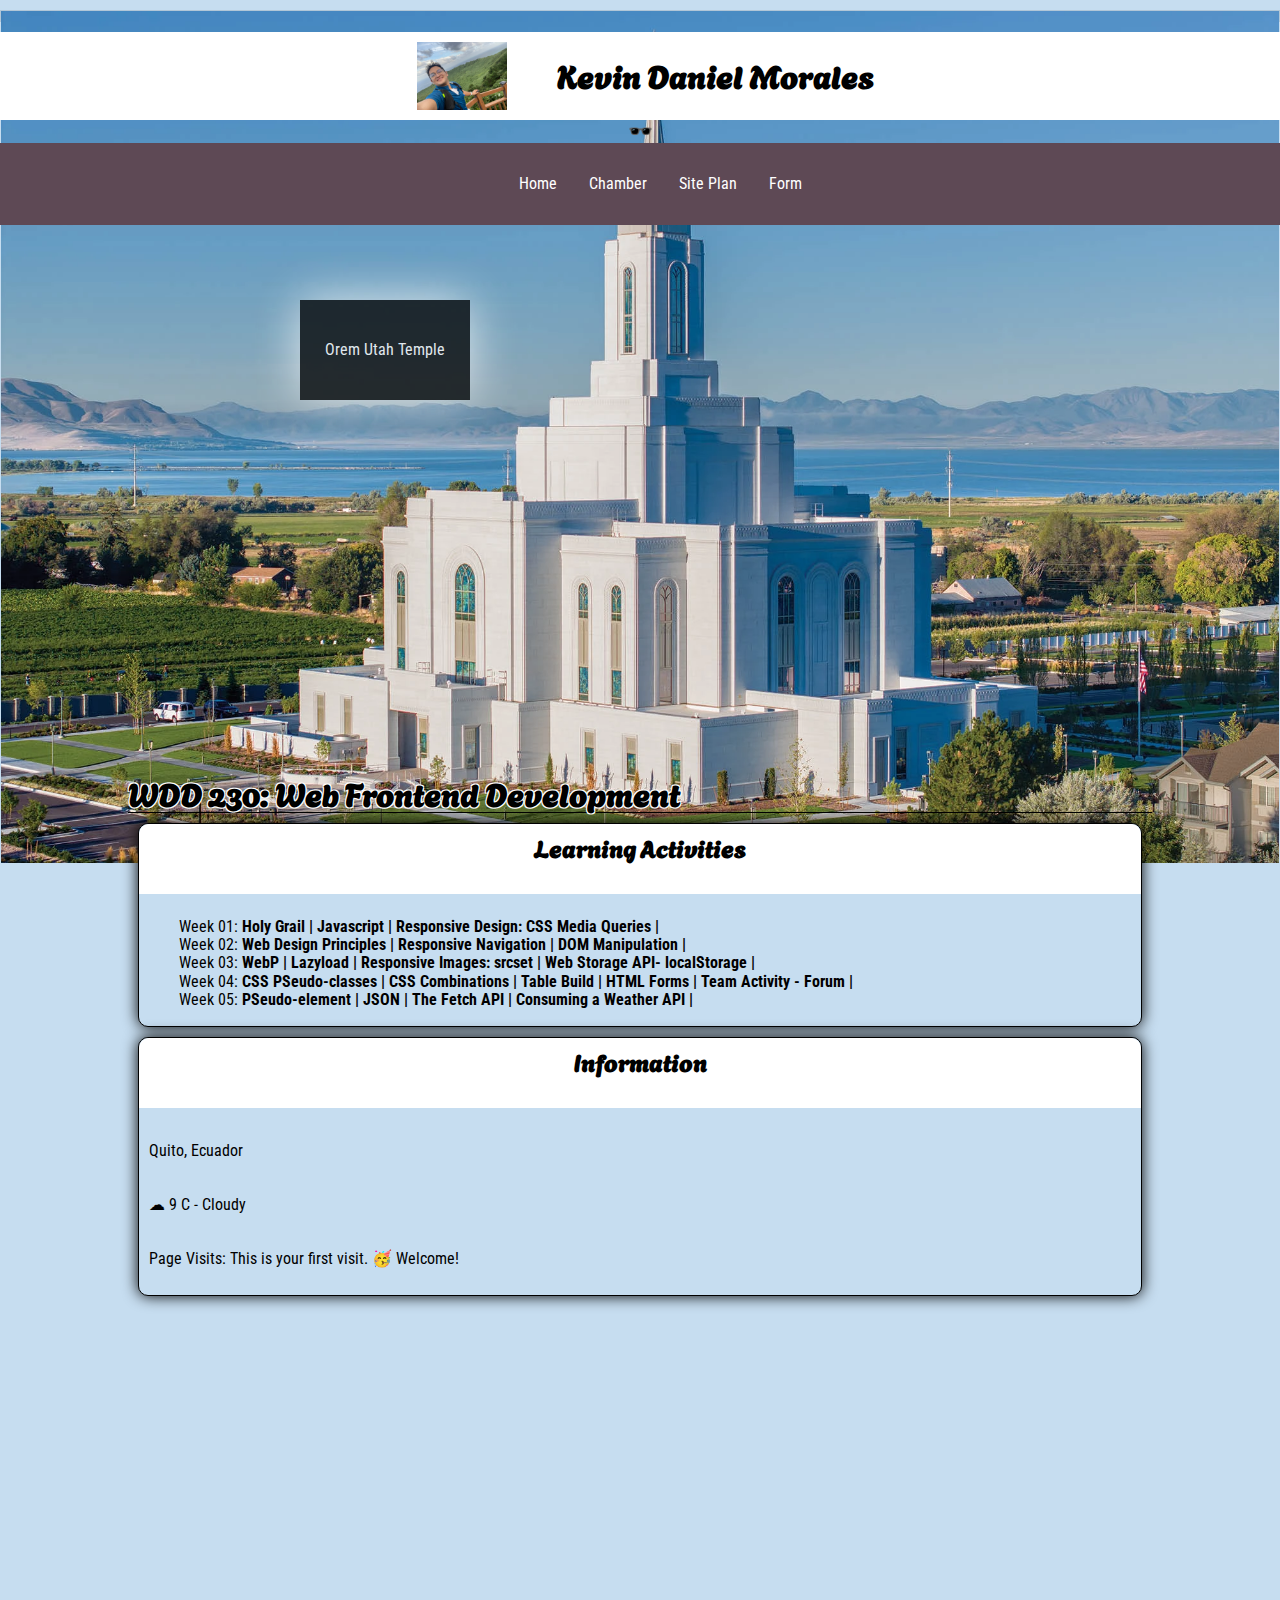
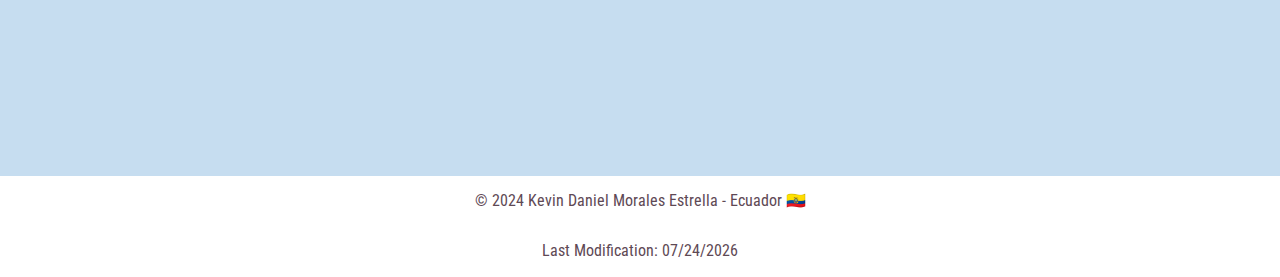
<file: index.html>
<!DOCTYPE html>
<html lang="en">
<head>
    <meta charset="UTF-8">
    <meta name="viewport" content="width=device-width, initial-scale=1.0">
    <meta name="description" content="WDD 230 - Web Frontend Development Kevin Daniel Morales Estrella - Course Asignment Portal" >
    <meta name="author" content="Kevin Daniel Morales Estrella" >
    <title>Kevin Morales- WDD 230 - Web Frontend Development</title>
    <link rel="icon" href="images/favicon.ico">
    <link rel="stylesheet" href="styles/base.css">
    <link rel="stylesheet" href="styles/larger.css">
    <link rel="preconnect" href="https://fonts.googleapis.com">
    <link rel="preconnect" href="https://fonts.gstatic.com" crossorigin>
    <link href="https://fonts.googleapis.com/css2?family=Agbalumo&family=Pacifico&family=Roboto+Condensed:wght@300;700&family=Roboto:ital,wght@0,100;0,400;0,500;0,700;1,300&family=Zeyada&display=swap" rel="stylesheet">
    <meta property="og:title" content="Kevin Morales" >
    <meta property="og:url" content="https://www.facebook.com/profile.php?id=1096023994" >
    <meta property="og:description" content="Kevin Morales Facebook profile" >
    <meta property="og:image" content="https://www.facebook.com/photo/?fbid=10224145263554759&set=a.1407901632994" >
    <link rel="stylesheet" href="styles/normalize.css">
</head>
<body>
    <div class="herolabel">
        <p>Orem Utah Temple</p>
    </div>
    <div class="hero">
        <picture>
            <source media="(max-width:400px )" srcset="images/orem-utah-temple-s.webp" >
            <source media="(max-width:500px )" srcset="images/orem-utah-temple-m.webp">
            <source media="(max-width:1000px )" srcset="images/orem-utah-temple-l.webp">
            <img src="./images/orem-utah-temple-xl.webp" alt="Orem Utah Temple" loading="lazy">
        </picture>
    </div>
    <header>
        <img id="logo" src="images/kevinMorales.jpeg" alt="Kevin Morales Photo" loading="eager">
        <h1>Kevin Daniel Morales</h1>
    </header>
    <div id="darkMode">🕶️</div>
 
    
    <nav class="navigation">
        <ul>
            <li> <a href="./index.html">Home</a></li>
            <li><a href="./chamber/index.html">Chamber</a></li>
            <li> <a href="./week01/chamber-site-plan.html">Site Plan</a></li>
            <li><a href="./form.html">Form</a></li>
        </ul>  
    </nav>
    <main>
        <button type="button" id="menu">Menu</button>
        <h2 id="main-title">WDD 230: Web Frontend Development</h2>
        
        <section class="card" id="card1">
            <h3 class="mainTitle1">Learning Activities</h3>
            <ul id="links-ul">
            </ul>
        </section>
        <section class="card" id="card2">
            <h3 class="mainTitle2">Information</h3>
            <p>Quito, Ecuador</p>
            <p> &#9729; <span id="currentTemperature">9</span> C - <span id="descriptionWeather"> Cloudy</span>  </p>
            <p > Page Visits: <span id="visits">16</span> </p>
        </section>
    </main>
    <div class="map">
        <iframe src="https://www.google.com/maps/embed?pb=!1m18!1m12!1m3!1d3989.7835105536083!2d-78.52509512477941!3d-0.2393382353784769!2m3!1f0!2f0!3f0!3m2!1i1024!2i768!4f13.1!3m3!1m2!1s0x91d59978af723ac5%3A0xfa9ed90a7bd97658!2sEdificio%20Andelose!5e0!3m2!1ses-419!2sec!4v1715961174282!5m2!1ses-419!2sec" width="600" height="450" style="border:0;" allowfullscreen="" loading="lazy" referrerpolicy="no-referrer-when-downgrade"></iframe>
    </div>
    <footer>
        <p>&copy; <span id="year"></span> Kevin Daniel Morales Estrella - Ecuador &#127466;&#127464; </p>
        
        <p id="lastModified"></p>
    </footer>
    <script src="scripts/getDates.js"></script>
    <script src="scripts/openMenu.js"></script>
    <script src="scripts/nightMode.js"></script>
    <script src="scripts/visitsDisplay.js"></script>
    <script src="scripts/getTemperature.js"></script>
    <script src="scripts/buildSubmenu.js"></script>
</body>
</html>
</file>
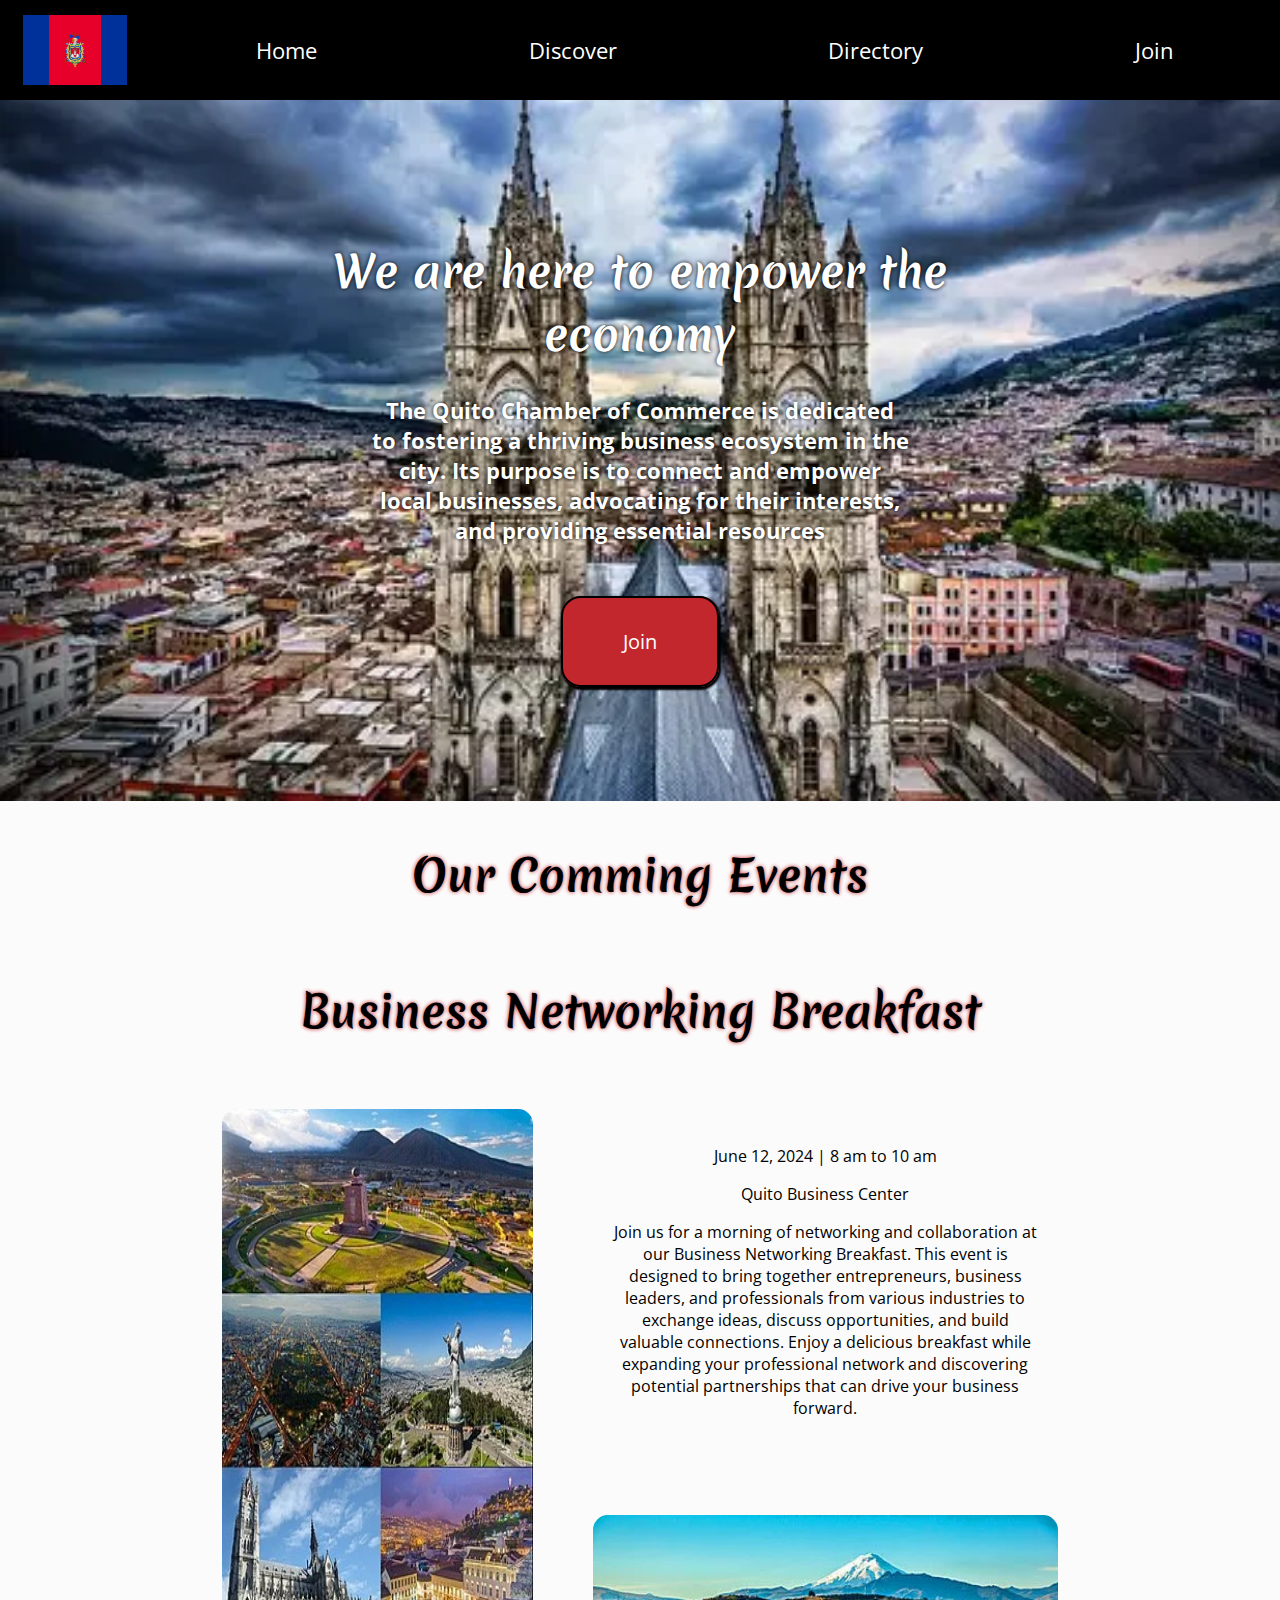
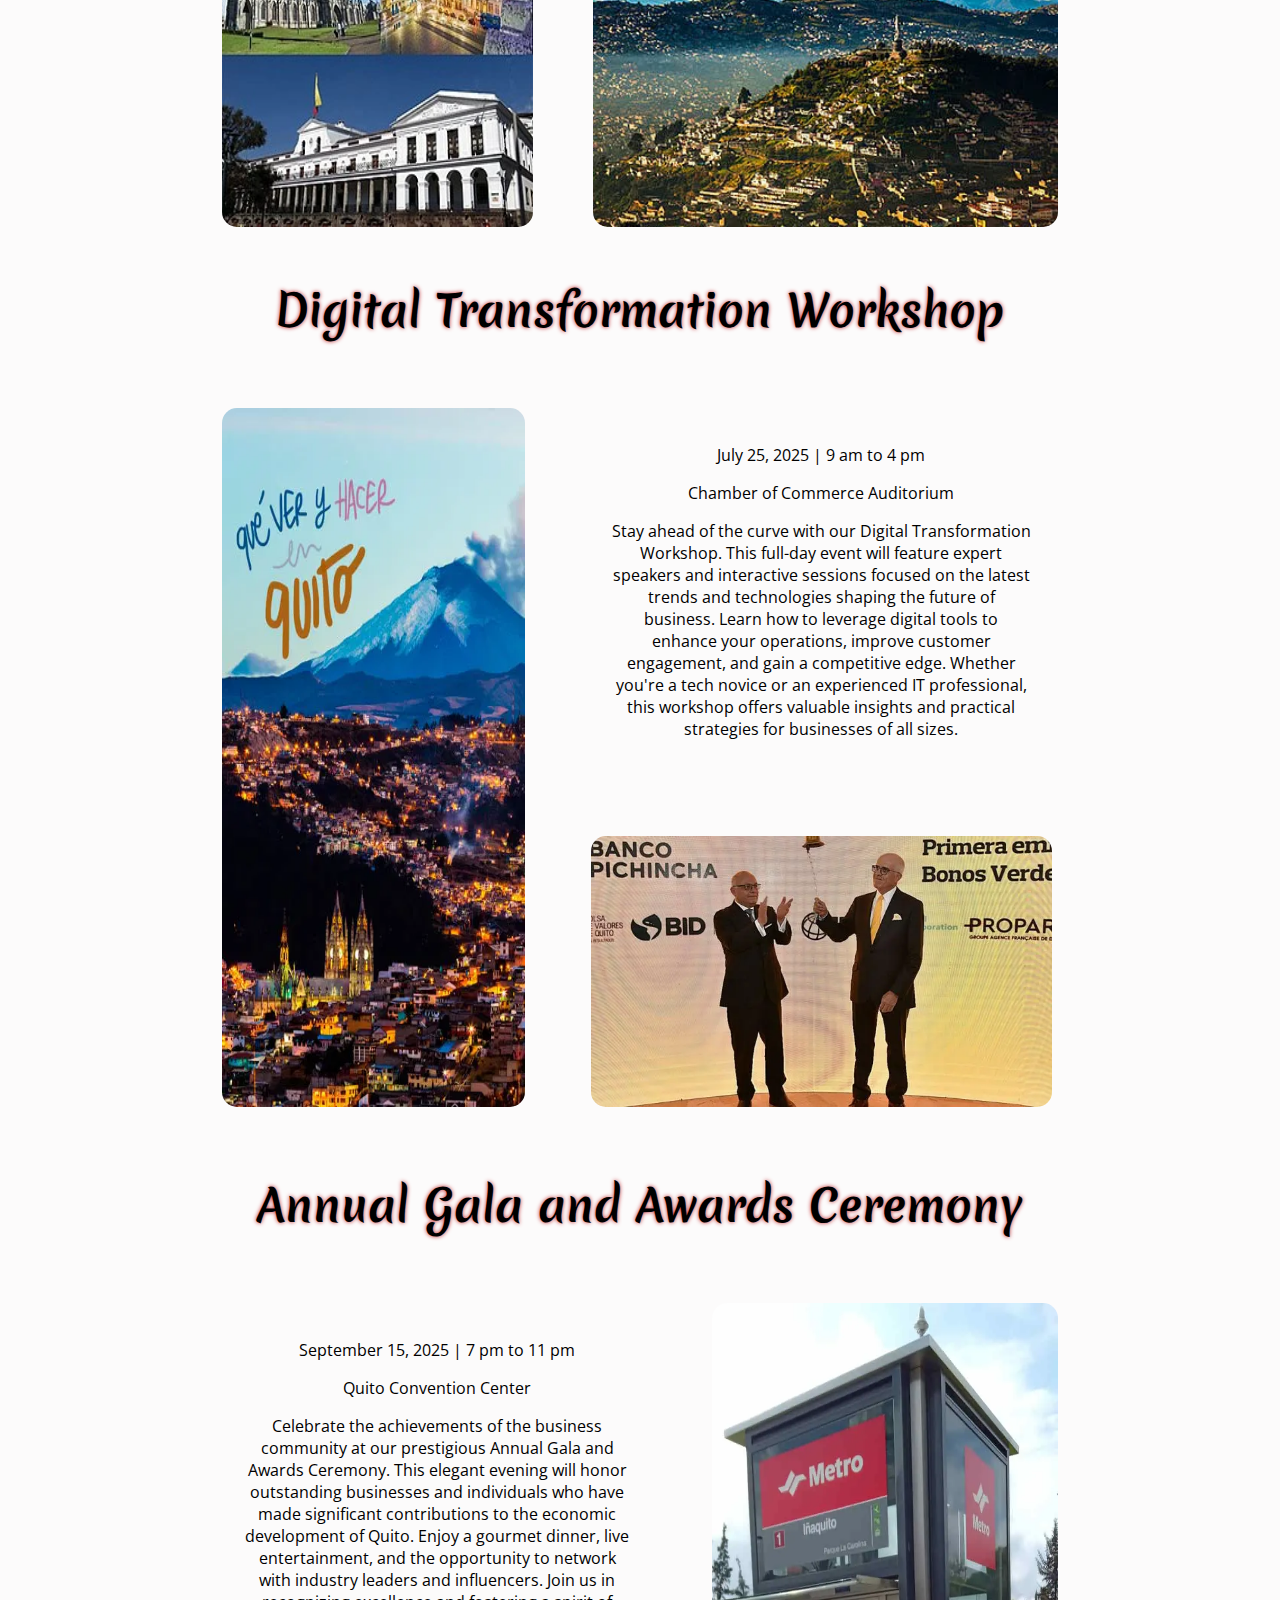
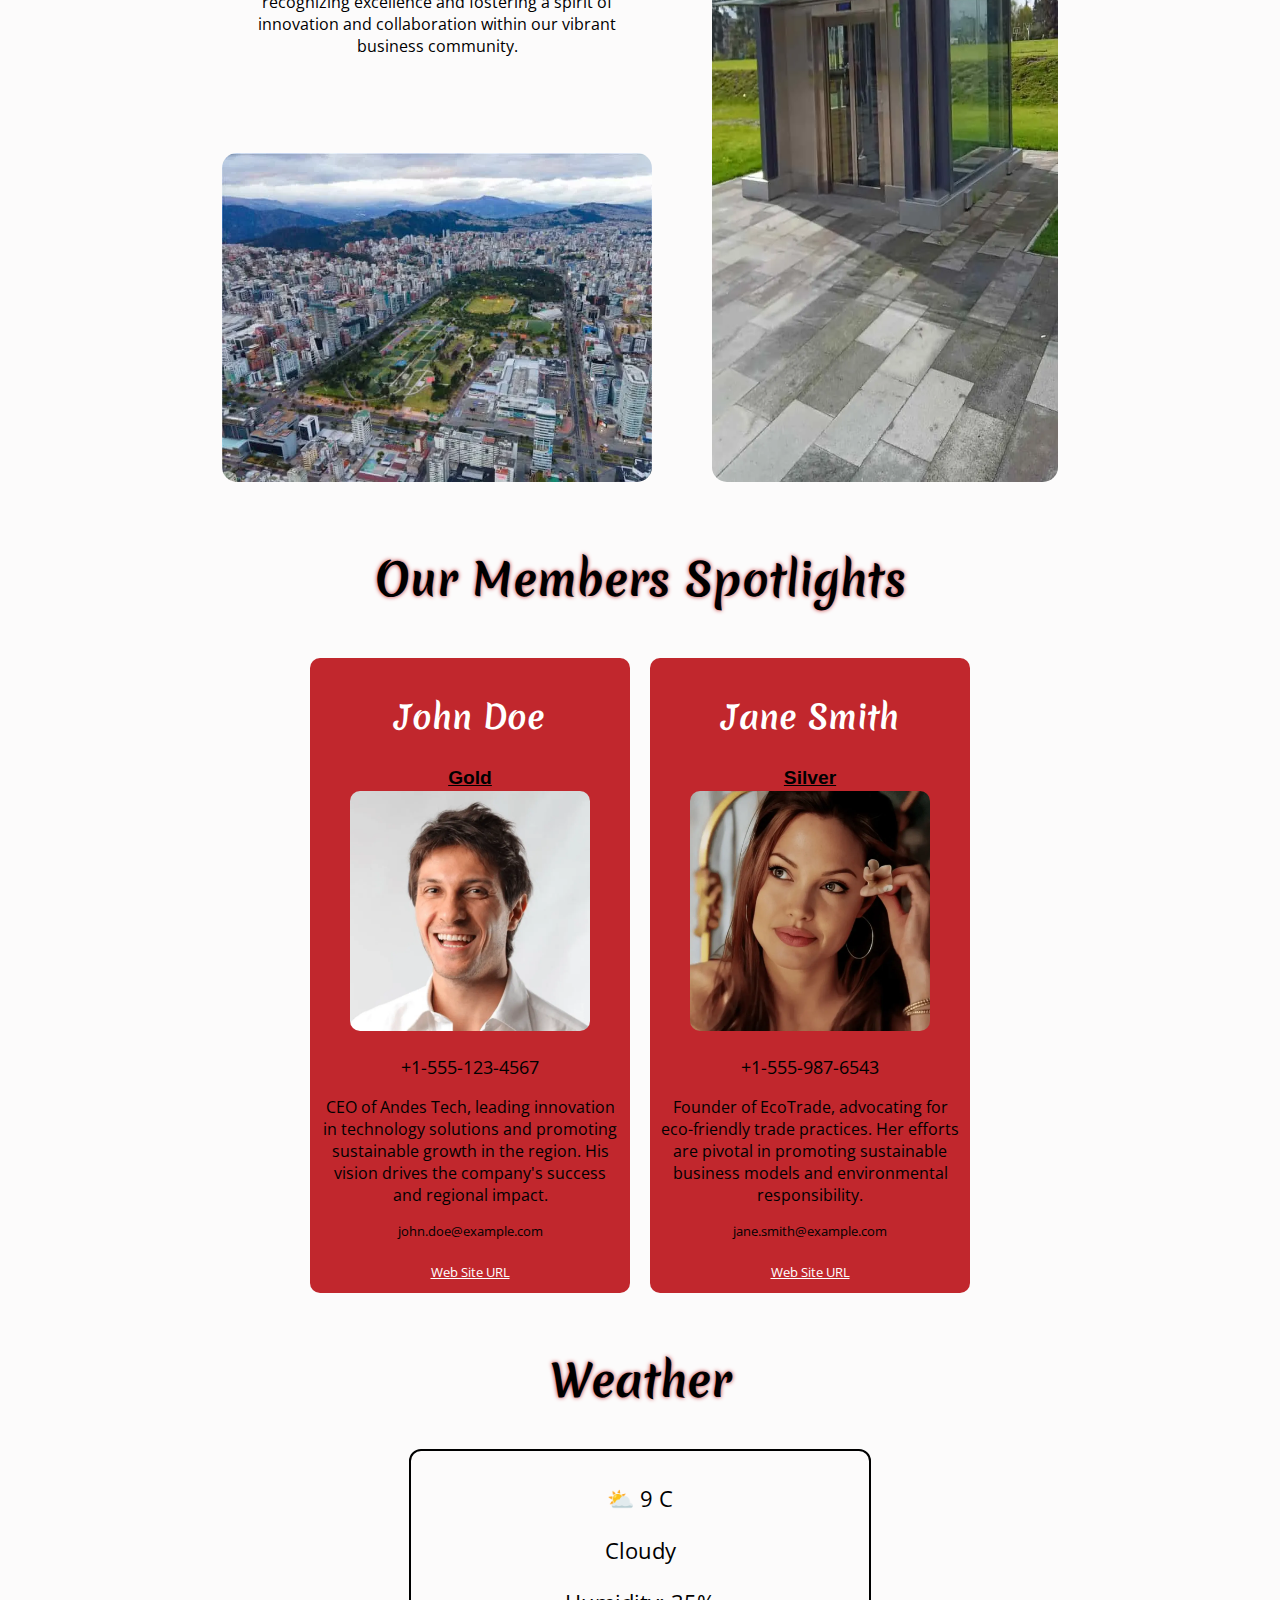
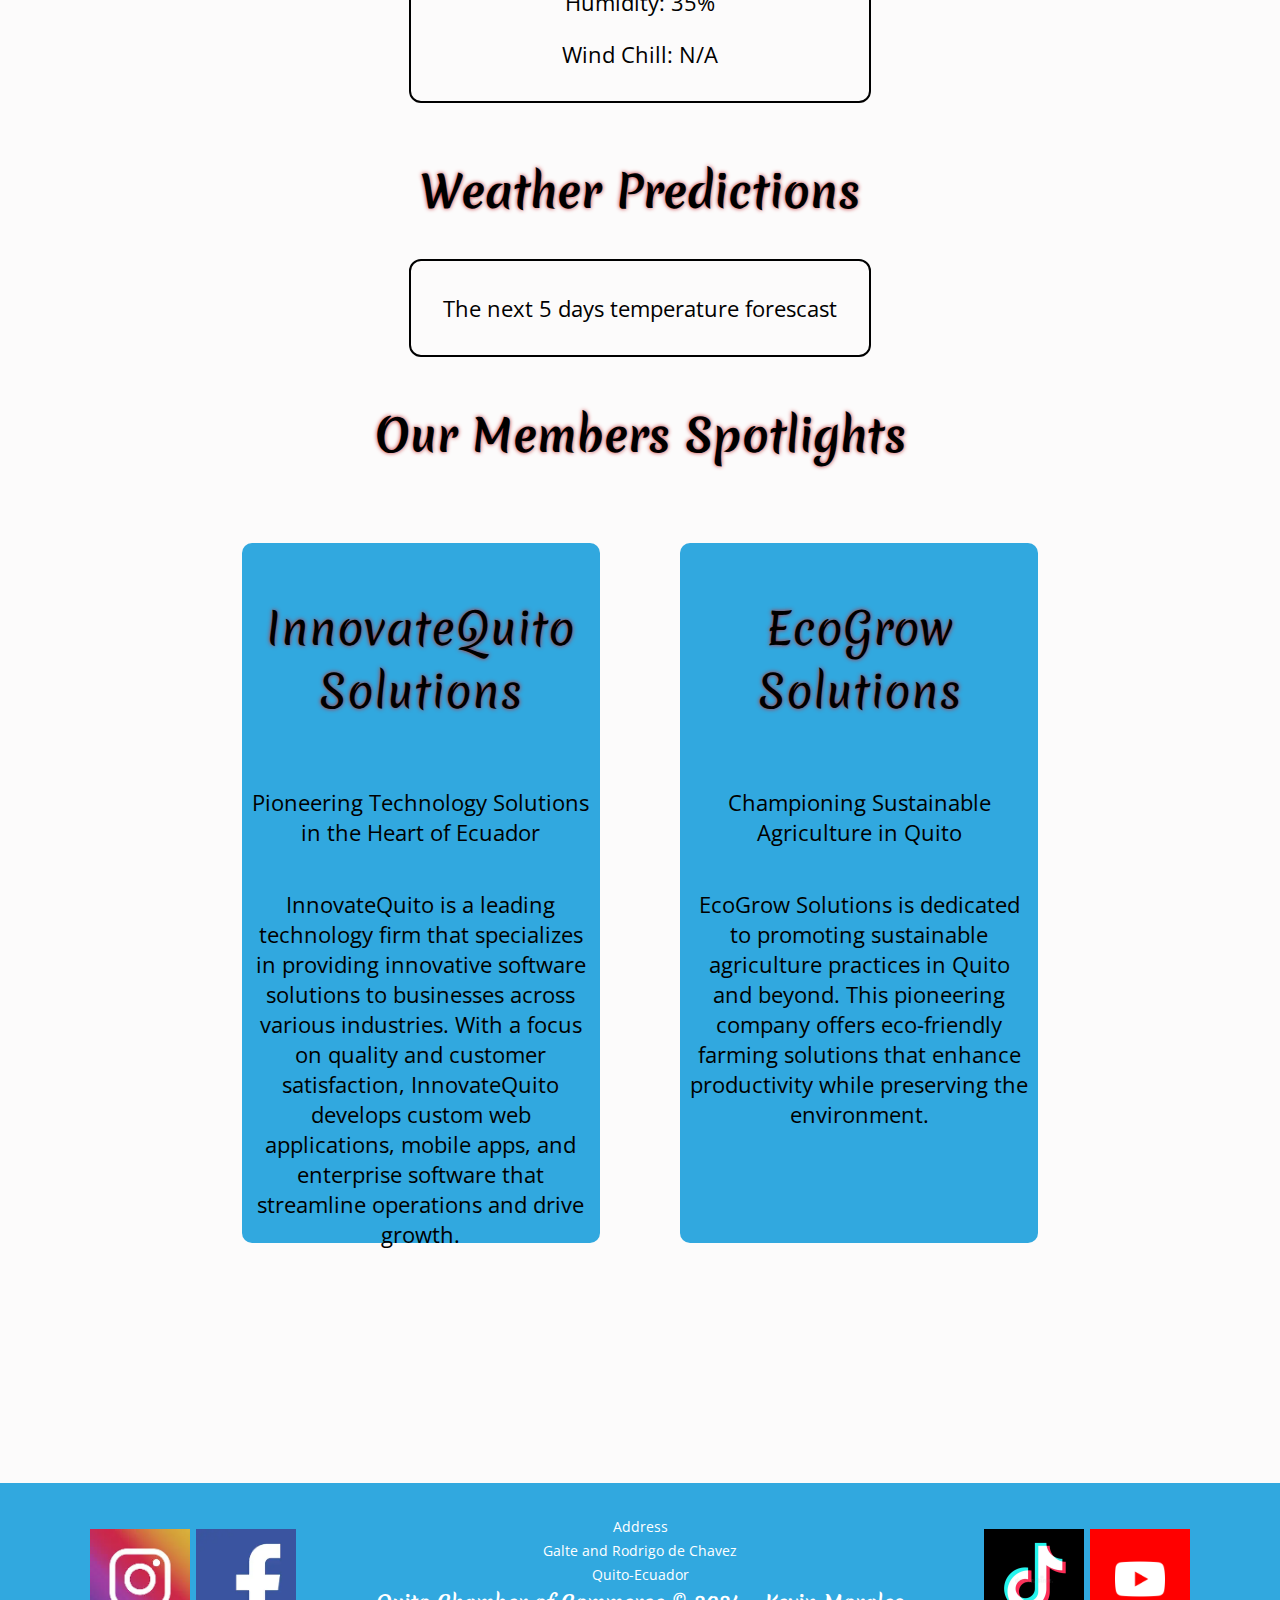
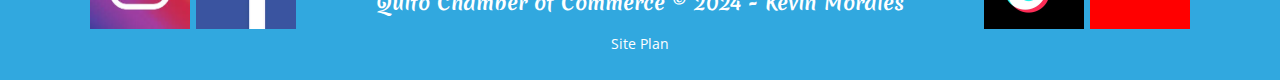
<file: chamber/index.html>
<!DOCTYPE html>
<html lang="en">
  <head>
    <meta charset="utf-8">
    <meta http-equiv="X-UA-Compatible" content="IE=edge" >
    <meta name="viewport" content="width=device-width, initial-scale=1.0" >
    <title>Chamber of Commerce Quito</title>
    <link rel="icon" href="images/favicon.ico">
    <link rel="stylesheet" href="./styles/base.css" >
    <link rel="stylesheet" href="./styles/larger.css">
    <meta name="description" content="This is the home page of the Quito Chamber of Commerce ">
    <meta name="author" content="Kevin Morales">
    <meta property="og:type" content="website">
    <meta property="og:title" content="Kevin Morales" >
    <meta property="og:url" content="https://www.facebook.com/profile.php?id=1096023994" >
    <meta property="og:description" content="Kevin Morales Facebook profile" >
    <meta property="og:image" content="https://www.facebook.com/photo/?fbid=10224145263554759&set=a.1407901632994" >
  </head>
  <body>
    <div id="content">
      <header>
        <a href="index.html" id="logo_link">
        
          <img class="logo" src="./images/quito-flag-min.webp" alt="Life Logo" >
        </a>
        <button type="button" id="menu">Menu</button>
        <nav class="navigation">
          <a href="index.html">Home</a>
          <a href="discover.html">Discover </a>
          <a href="directory.html">Directory</a>
          <a href="join.html" target="_blank">Join</a>
        </nav>
      </header>
      <div id="banner">
        <h2> We invite visitors and users to attend the chamber of commerce meet and greet on Wednesday at 7:00 p.m.</h2>
        <button id="closeButton">X</button>
      </div>
      <div id="hero">
        
        <div id="hero-box">
          <picture>
            <source media="(max-width:400px )" srcset="images/hero/quito-background-s.webp" >
            <source media="(max-width:500px )" srcset="images/quito-s/quito6-s.webp">
            <source media="(max-width:1000px )" srcset="images/hero/quito-background-l.webp">
            <img
            id="hero-img"
            src="./images/hero/quito-background-m.webp"
            alt="Quito at the sunset"
            loading="eager"
          >
        </picture>
          
        </div>
        <section id="hero-msg">
          <h1 class="home-title">We are here to empower the economy</h1>
          <h4 class="home-subtitle">
            The Quito Chamber of Commerce is dedicated to fostering a thriving business ecosystem in the city. 
            Its purpose is to connect and empower local businesses, advocating for their interests, 
            and providing essential resources
          </h4>
          <div class="button-box">
            <a class="book" href="join.html" target="_blank">Join</a>
          </div>
        </section>
      </div>
      
      <main class="content-home">
        <h2 class="info-title events">Our Comming Events</h2>
        <div class="info-block">
            <h2 class="info-title">Business Networking Breakfast</h2>
            <div class="info-descrip">
              <p>June 12, 2024 | 8 am to 10 am</p>
              <p>Quito Business Center</p>
                <p>
                Join us for a morning of networking and collaboration at our Business Networking 
                Breakfast. This event is designed to bring together entrepreneurs, business leaders,
                 and professionals from various industries to exchange ideas, discuss opportunities, 
                 and build valuable connections. Enjoy a delicious breakfast while expanding your 
                 professional network and discovering potential partnerships that can drive your business forward.
              </p>
            </div>
            <div class="info-picture1">
              <img class="long-img" src="./images/quito1-high.webp" alt="Quito Place" >
            </div>
            <div class="info-picture2">
              <img
                class="short-img"
                src="./images/quito1-wide.webp"
                alt="Quito Place 2"
              >
            </div>
          </div>
        <div class="info-block">
          <h2 class="info-title">Digital Transformation Workshop</h2>
          <div class="info-descrip">
            <p>July 25, 2025 | 9 am to 4 pm</p>
            <p>Chamber of Commerce Auditorium</p>
            <p>
                Stay ahead of the curve with our Digital Transformation Workshop. 
                This full-day event will feature expert speakers and interactive sessions 
                focused on the latest trends and technologies shaping the future of business. 
                Learn how to leverage digital tools to enhance your operations, improve customer 
                engagement, and gain a competitive edge. Whether you're a tech novice or an 
                experienced IT professional, this workshop offers valuable insights and practical 
                strategies for businesses of all sizes.
            </p>
          </div>
          <div class="info-picture1">
            <img class="long-img" src="./images/quito2-high.webp" alt="Quito Old City" loading="lazy" >
          </div>
          <div class="info-picture2">
            <img
              class="short-img"
              src="./images/quito2-wide.webp"
              alt="Quito Life"
            >
          </div>
        </div>
        <div class="info-block">
          <h2 class="info-title">Annual Gala and Awards Ceremony</h2>
          <div class="info-descrip-mirror">
            <p>September 15, 2025 | 7 pm to 11 pm</p>
            <p>Quito Convention Center</p>
            <p>
                Celebrate the achievements of the business community at our prestigious Annual Gala and Awards Ceremony. 
                This elegant evening will honor outstanding businesses and individuals who have made significant contributions 
                to the economic development of Quito. Enjoy a gourmet dinner, live entertainment, and the opportunity to 
                network with industry leaders and influencers. Join us in recognizing excellence and fostering a spirit 
                of innovation and collaboration within our vibrant business community.
            </p>
          </div>
          <div class="info-picture1-mirror">
            <img class="long-img" src="./images/quito3-high.webp" alt="" >
          </div>
          <div class="info-picture2-mirror">
            <img
              class="short-img"
              src="./images/quito3-wide.webp"
              alt=""
            >
          </div>
        </div>
        <h2 class="info-title events">Our Members Spotlights</h2>
        <div id="spotlights" class="grid-spotlight">
          
        </div>
        <div class="weather-card">
            <h2 class="info-title events">Weather</h2>
            <div class="weather">
                <p>&#9925;  <span id="currentTemperature">9</span>  C</p>
                <p><span id="descriptionWeather"> Cloudy</span></p>
                <p>Humidity: 35%</p>
                <p>Wind Chill: N/A</p>
            </div>
        </div>
        <div class="weather-card">
          <h2 class="info-title events">Weather Predictions</h2>
          <div class="weather">
              <p>The next 5 days temperature forescast</p>
              <ul id="weather-forecast"></ul>
          </div>
      </div>
        <div>
          <h2 class="info-title events">Our Members Spotlights</h2>
          
          <div class="prices-block">
            <a  class="combo1" href="#">
              <p class="info-title ">InnovateQuito Solutions</p>
              <p>Pioneering Technology Solutions in the Heart of Ecuador</p>
              <p>InnovateQuito is a leading technology firm that specializes in 
                providing innovative software solutions to businesses across 
                various industries. With a focus on quality and customer satisfaction, 
                InnovateQuito develops custom web applications, mobile apps, 
                and enterprise software that streamline operations and drive growth.</p>
            </a>

            <a  class="combo2" href="#">
              <p class="info-title ">EcoGrow Solutions</p>
              <p>Championing Sustainable Agriculture in Quito</p>
              <p>EcoGrow Solutions is dedicated to promoting sustainable agriculture 
                practices in Quito and beyond. This pioneering company offers 
                eco-friendly farming solutions that enhance productivity while 
                preserving the environment.</p>
            </a>
          </div>
        </div>
      </main>
      <footer class="footer-life">
        <div>
          <a href="https://instagram.com" target="_blank">
            <img class="icon-social" src="./images/instagram-icon.webp" alt="instagram icon" >
          </a>
          <a href="https://facebook.com" target="_blank">
            <img class="icon-social" src="./images/facebook-icon.webp" alt="fb icon" >
          </a>
        </div>
        <div>
          
          <p class="footer-text"> Address</p>
          <p class="footer-text">Galte and Rodrigo de Chavez</p>
          <p class="footer-text">Quito-Ecuador</p>
          <p class="footer-copy">Quito Chamber of Commerce &copy; 2024 - Kevin Morales</p>
          <a
          class="footer-text"
          target="_blank"
          href="../week01/chamber-site-plan.html"
          >Site Plan</a
        >
        </div>
        <div>
          <a href="https://twitter.com" target="_blank">
            <img class="icon-social" src="./images/tiktok-icon.webp" alt="tiktok icon" >
          </a>
          <a href="https://twitter.com" target="_blank">
            <img class="icon-social" src="./images/youtube-icon.webp" alt="youtube icon" >
          </a>
        </div>
      </footer>
      <script src="scripts/openMenu.js"></script>
      <script src="scripts/getTemperature.js"></script>
      <script src="scripts/showBanner.js"></script>
      <script src="scripts/getRandomMembers.js"></script>
    </div>
  </body>
</html>
</file>
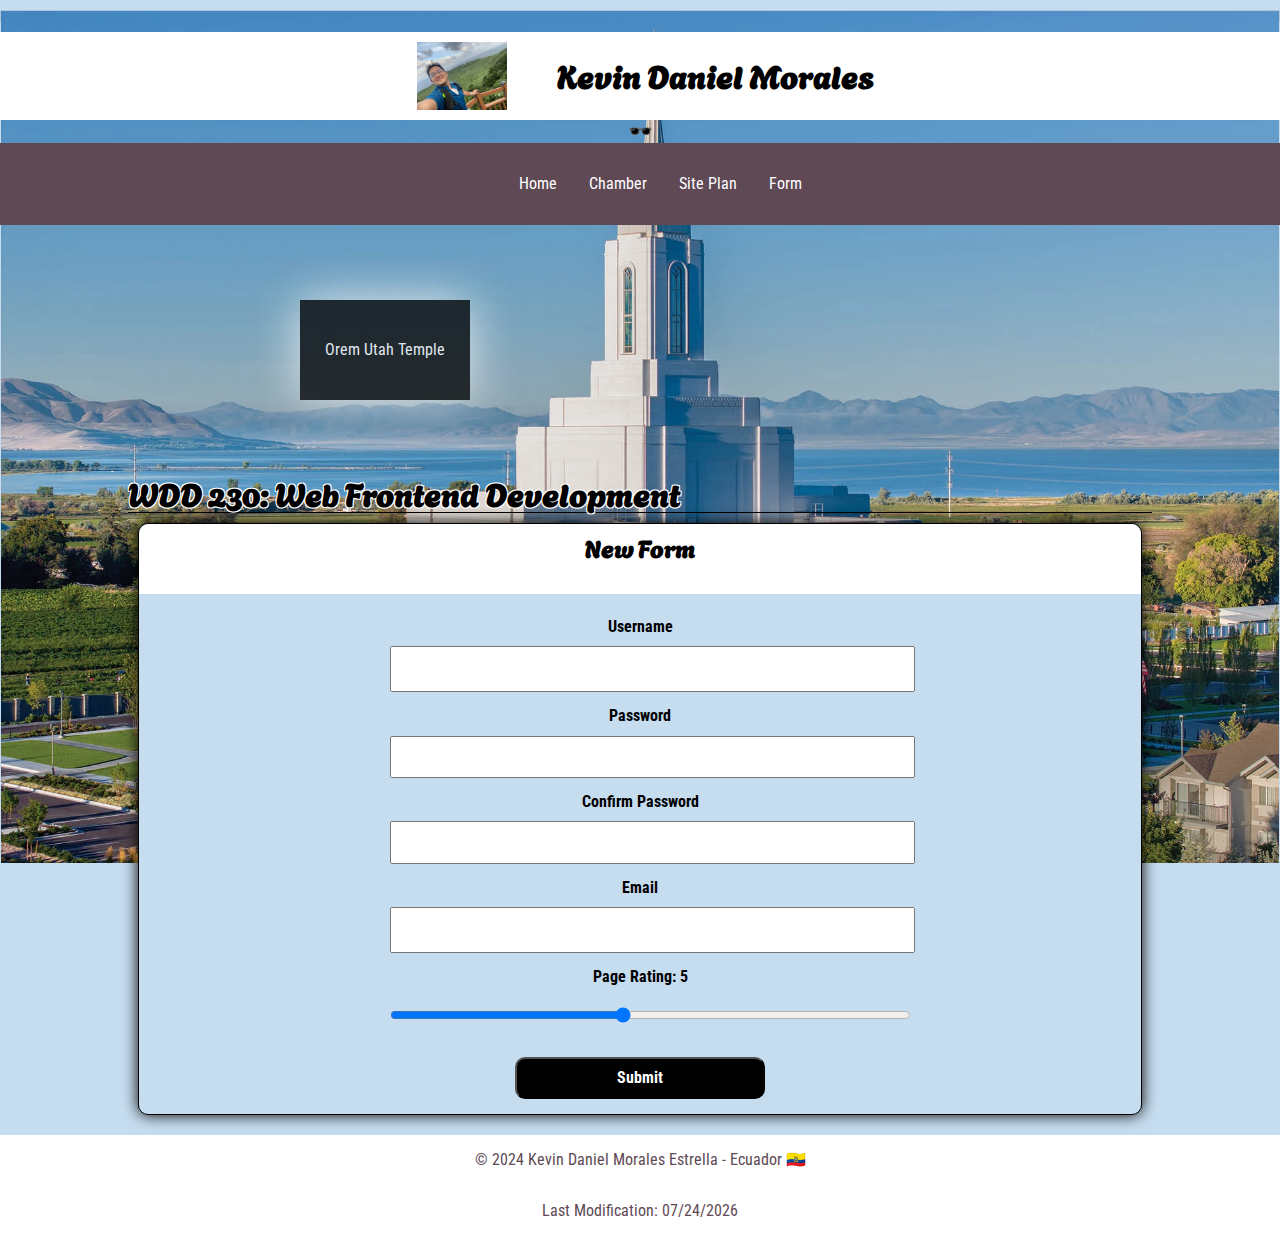
<file: form.html>
<!DOCTYPE html>
<html lang="en">
<head>
    <meta charset="UTF-8">
    <meta name="viewport" content="width=device-width, initial-scale=1.0">
    <meta name="description" content="WDD 230 - Web Frontend Development Kevin Daniel Morales Estrella - Form assigment" >
    <meta name="author" content="Kevin Daniel Morales Estrella" >
    <title>Form - Kevin Morales</title>
    <link rel="icon" href="images/favicon.ico">
    <link rel="stylesheet" href="styles/base.css">
    <link rel="stylesheet" href="styles/larger.css">
    <link rel="preconnect" href="https://fonts.googleapis.com">
    <link rel="preconnect" href="https://fonts.gstatic.com" crossorigin>
    <link href="https://fonts.googleapis.com/css2?family=Agbalumo&family=Pacifico&family=Roboto+Condensed:wght@300;700&family=Roboto:ital,wght@0,100;0,400;0,500;0,700;1,300&family=Zeyada&display=swap" rel="stylesheet">
    <meta property="og:title" content="Kevin Morales" >
    <meta property="og:url" content="https://www.facebook.com/profile.php?id=1096023994" >
    <meta property="og:description" content="Kevin Morales Facebook profile" >
    <meta property="og:image" content="https://www.facebook.com/photo/?fbid=10224145263554759&set=a.1407901632994" >
    <link rel="stylesheet" href="styles/normalize.css">
    <link rel="stylesheet" href="styles/form.css">
</head>
<body>
    <div class="herolabel">
        <p>Orem Utah Temple</p>
    </div>
    <div class="hero">
        <picture>
            <source media="(max-width:400px )" srcset="images/orem-utah-temple-s.webp" >
            <source media="(max-width:500px )" srcset="images/orem-utah-temple-m.webp">
            <source media="(max-width:1000px )" srcset="images/orem-utah-temple-l.webp">
            <img src="./images/orem-utah-temple-xl.webp" alt="Orem Utah Temple" loading="lazy">
        </picture>
    </div>
    <header>
        <img id="logo" src="images/kevinMorales.jpeg" alt="Kevin Morales Photo" loading="eager">
        <h1>Kevin Daniel Morales</h1>
    </header>
    <div id="darkMode">🕶️</div>
 
    
    <nav class="navigation">
        <ul>
            <li> <a href="./index.html">Home</a></li>
            <li><a href="./chamber/index.html">Chamber</a></li>
            <li> <a href="./week01/chamber-site-plan.html">Site Plan</a></li>
            <li><a href="./form.html">Form</a></li>
        </ul>  
    </nav>
    <main>
        <button type="button" id="menu">Menu</button>
        <h2 id="main-title">WDD 230: Web Frontend Development</h2>
        
        <section class="card" id="card1">
            <h3 class="mainTitle1">New Form</h3>
            <div id="errorMessage"></div>
            <form id="newForm" method="get" action="./record.html" onsubmit="return validateForm()">
                <div class="form-group">
                    <label for="username">Username</label>
                    <input type="text" id="username" name="username" required>
                </div>
                <div class="form-group">
                    <label for="password">Password</label>
                    <input type="password" id="password" name="password" pattern="[a-zA-Z0-9]{8,}" title="Password must be at least 8 characters long and can only contain alpha-numeric characters." required>
                </div>
                <div class="form-group">
                    <label for="confirm_password">Confirm Password</label>
                    <input type="password" id="confirm_password" name="confirm_password" required>
                </div>
                <div class="form-group">
                    <label for="email">Email</label>
                    <input type="email" id="email" name="email" pattern="[a-z0-9._%+-]+@[a-z0-9.-]+\.[a-z]{2,}$" title="Please enter a valid email address" required>
                </div>
                <div class="form-group">
                    <label for="page_rating">Page Rating: <span id="ratingValue">5</span></label>
                    <input type="range" id="page_rating" name="page_rating" min="1" max="10" step="1" value="5" oninput="updateRatingValue()">
                </div>
                <div class="form-group">
                    <button type="submit">Submit</button>
                </div>
            </form>
        </section>
        
    </main>
    

    <footer>
        <p>&copy; <span id="year"></span> Kevin Daniel Morales Estrella - Ecuador &#127466;&#127464; </p>
        
        <p id="lastModified"></p>
    </footer>
    <script src="scripts/getDates.js"></script>
    <script src="scripts/openMenu.js"></script>
    <script src="scripts/nightMode.js"></script>
    <script src="scripts/visitsDisplay.js"></script>
    <script src="scripts/updateRating.js"></script>
    <script src="scripts/checkConfirmPassword.js"></script>
</body>
</html>
</file>
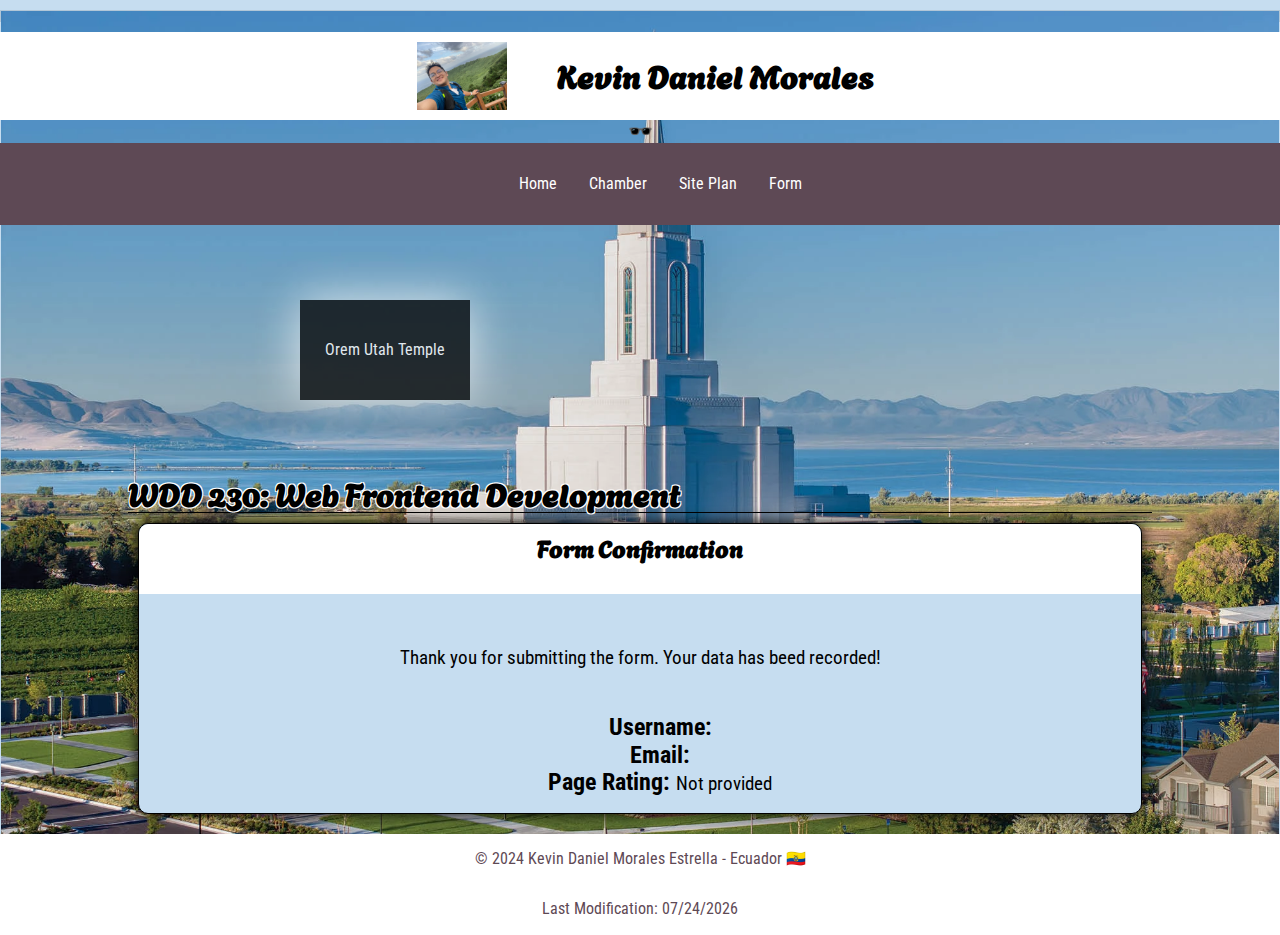
<file: record.html>
<!DOCTYPE html>
<html lang="en">
<head>
    <meta charset="UTF-8">
    <meta name="viewport" content="width=device-width, initial-scale=1.0">
    <meta name="description" content="WDD 230 - Web Frontend Development Kevin Daniel Morales Estrella - Form assigment" >
    <meta name="author" content="Kevin Daniel Morales Estrella" >
    <title>Form - Kevin Morales</title>
    <link rel="icon" href="images/favicon.ico">
    <link rel="stylesheet" href="styles/base.css">
    <link rel="stylesheet" href="styles/larger.css">
    <link rel="preconnect" href="https://fonts.googleapis.com">
    <link rel="preconnect" href="https://fonts.gstatic.com" crossorigin>
    <link href="https://fonts.googleapis.com/css2?family=Agbalumo&family=Pacifico&family=Roboto+Condensed:wght@300;700&family=Roboto:ital,wght@0,100;0,400;0,500;0,700;1,300&family=Zeyada&display=swap" rel="stylesheet">
    <meta property="og:title" content="Kevin Morales" >
    <meta property="og:url" content="https://www.facebook.com/profile.php?id=1096023994" >
    <meta property="og:description" content="Kevin Morales Facebook profile" >
    <meta property="og:image" content="https://www.facebook.com/photo/?fbid=10224145263554759&set=a.1407901632994" >
    <link rel="stylesheet" href="styles/normalize.css">
    <link rel="stylesheet" href="styles/form.css">
</head>
<body>
    <div class="herolabel">
        <p>Orem Utah Temple</p>
    </div>
    <div class="hero">
        <picture>
            <source media="(max-width:400px )" srcset="images/orem-utah-temple-s.webp" >
            <source media="(max-width:500px )" srcset="images/orem-utah-temple-m.webp">
            <source media="(max-width:1000px )" srcset="images/orem-utah-temple-l.webp">
            <img src="./images/orem-utah-temple-xl.webp" alt="Orem Utah Temple" loading="lazy">
        </picture>
    </div>
    <header>
        <img id="logo" src="images/kevinMorales.jpeg" alt="Kevin Morales Photo" loading="eager">
        <h1>Kevin Daniel Morales</h1>
    </header>
    <div id="darkMode">🕶️</div>
 
    
    <nav class="navigation">
        <ul>
            <li> <a href="./index.html">Home</a></li>
            <li><a href="./chamber/index.html">Chamber</a></li>
            <li> <a href="./week01/chamber-site-plan.html">Site Plan</a></li>
            <li><a href="./form.html">Form</a></li>
        </ul>  
    </nav>
    <main>
        <button type="button" id="menu">Menu</button>
        <h2 id="main-title">WDD 230: Web Frontend Development</h2>
        
        <section class="card" id="card1">
            <h3 class="mainTitle1">Form Confirmation</h3>
            <div id="newForm">
                <p id="greeting">Thank you for submitting the form. Your data has beed recorded!</p>
                <ul>
                    <li class="label-received">Username: <span id="username"></span></li>
                    <li class="label-received">Email: <span id="email"></span></li>
                    <li class="label-received">Page Rating: <span id="page_rating"></span></li>
                </ul>
            </div>
            
        </section>
        
    </main>
    

    <footer>
        <p>&copy; <span id="year"></span> Kevin Daniel Morales Estrella - Ecuador &#127466;&#127464; </p>
        
        <p id="lastModified"></p>
    </footer>
    <script src="scripts/getDates.js"></script>
    <script src="scripts/openMenu.js"></script>
    <script src="scripts/nightMode.js"></script>
    <script src="scripts/visitsDisplay.js"></script>
    <script src="scripts/updateRating.js"></script>
    <script src="scripts/checkConfirmPassword.js"></script>
    <script src="scripts/getInfo.js"></script>
</body>
</html>
</file>
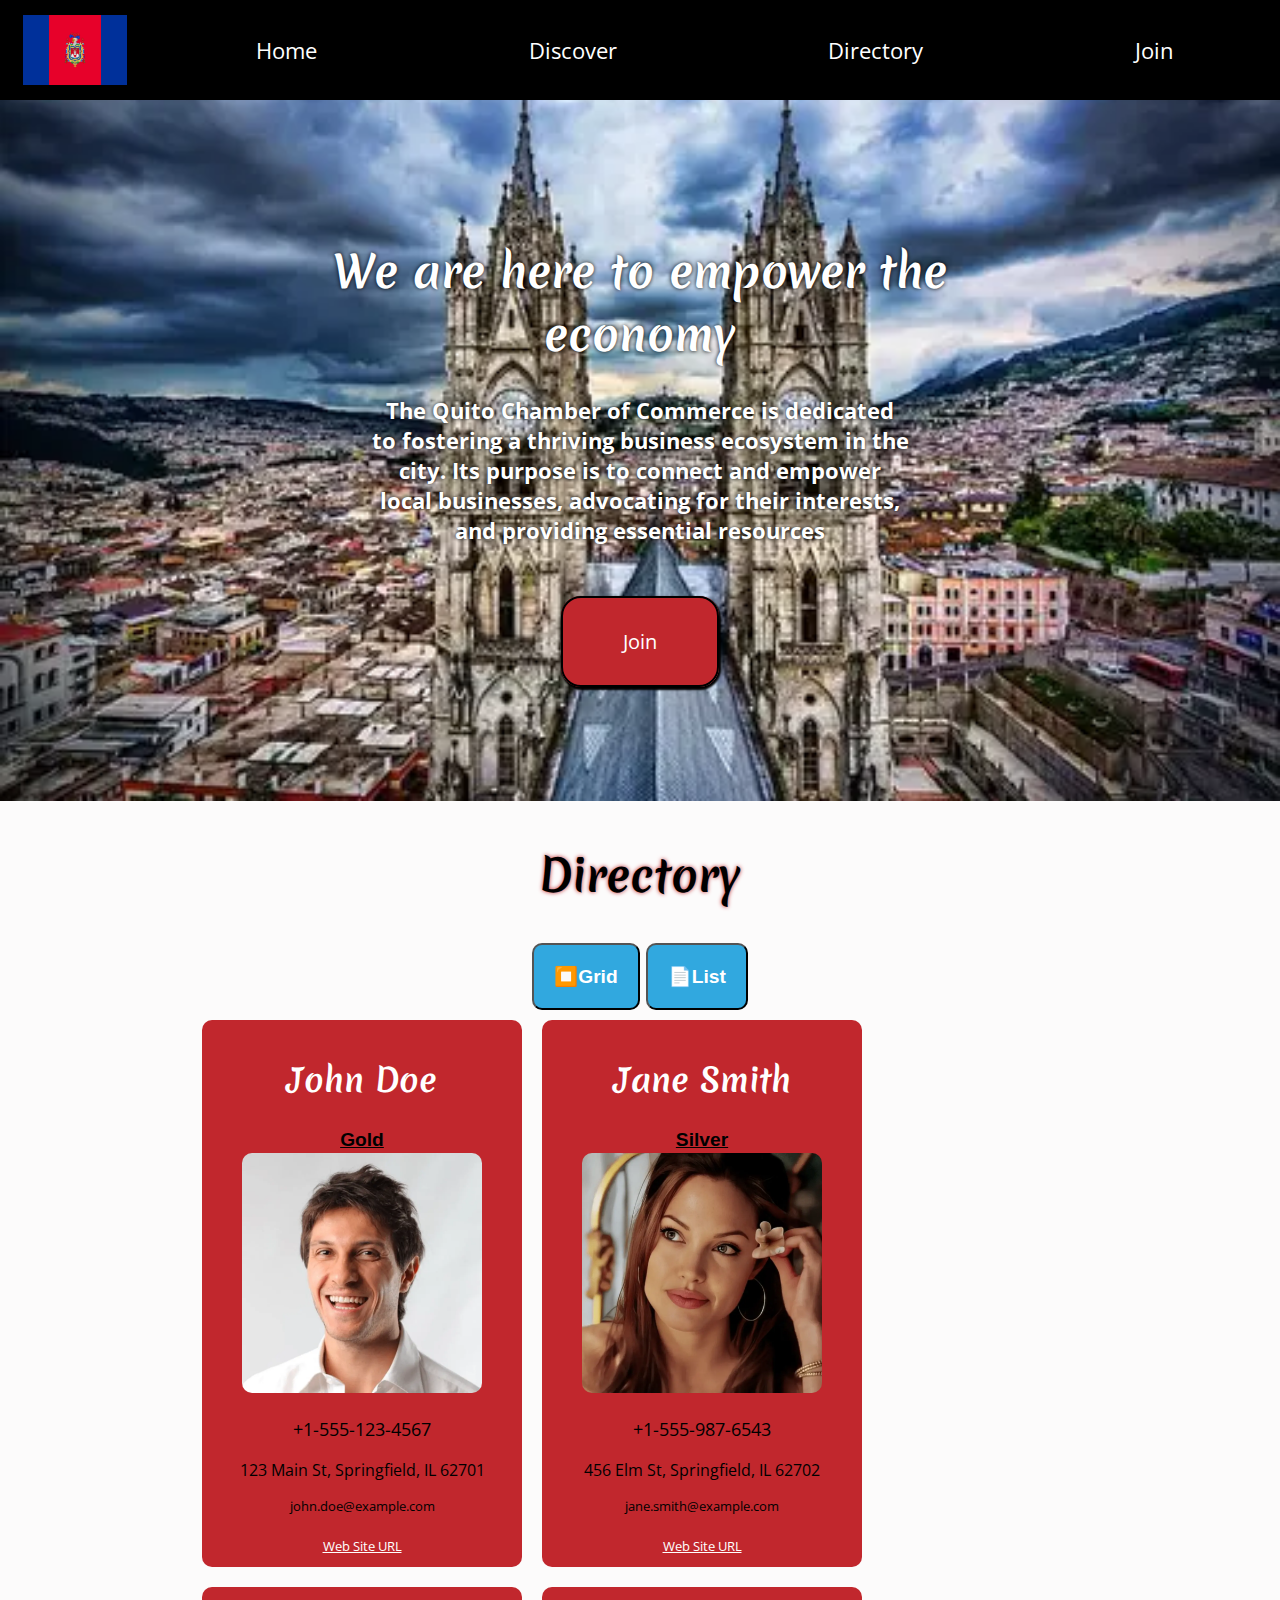
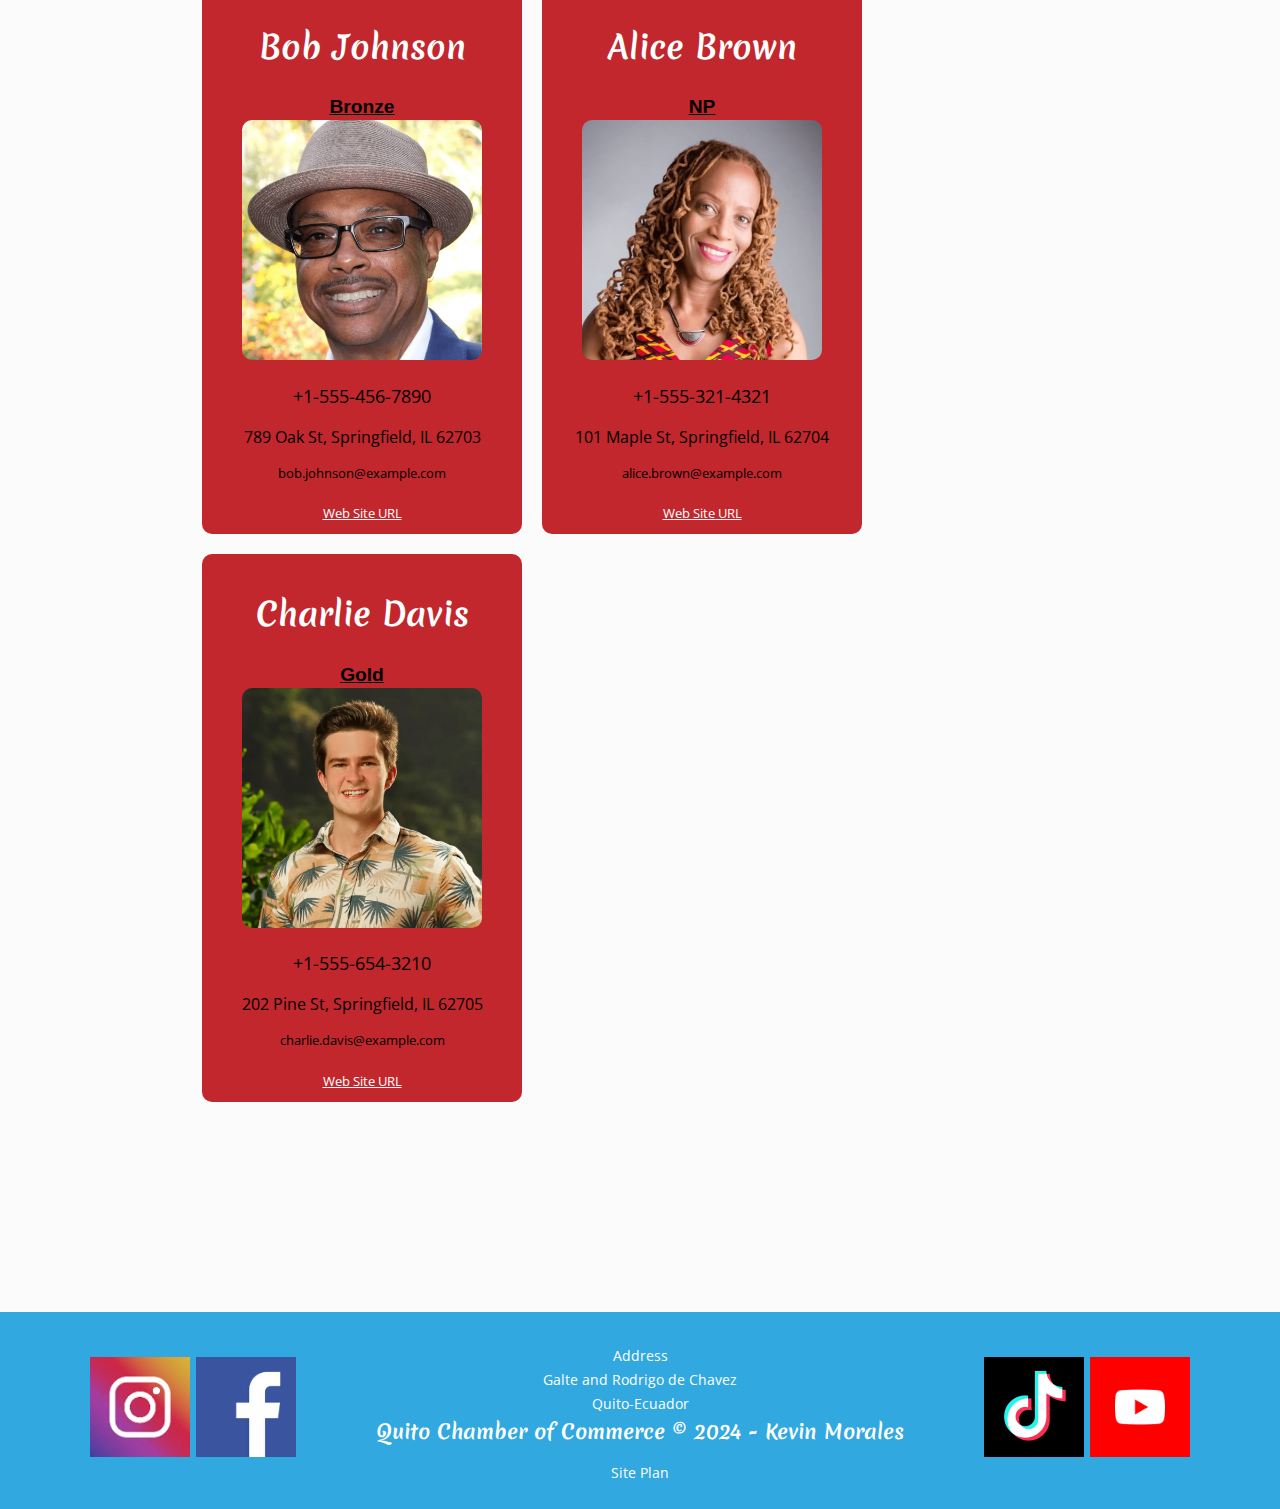
<file: chamber/directory.html>
<!DOCTYPE html>
<html lang="en">
  <head>
    <meta charset="utf-8">
    <meta http-equiv="X-UA-Compatible" content="IE=edge" >
    <meta name="viewport" content="width=device-width, initial-scale=1.0" >
    <title>Directory of the Quito Chamber of Commerce</title>
    <link rel="icon" href="images/favicon.ico">
    <link rel="stylesheet" href="./styles/base.css" >
    <link rel="stylesheet" href="./styles/larger.css">
    <meta name="description" content="The directory page of the Quito Chamber of Commerce has information of the members of the community and has their information">
    <meta name="author" content="Kevin Morales">
    <meta property="og:title" content="Kevin Morales" >
    <meta property="og:type" content="website">
    <meta property="og:url" content="https://www.facebook.com/profile.php?id=1096023994" >
    <meta property="og:description" content="Kevin Morales Facebook profile" >
    <meta property="og:image" content="https://www.facebook.com/photo/?fbid=10224145263554759&set=a.1407901632994" >
  </head>
  <body>
    <div id="content">
      <header>
        <a href="index.html" id="logo_link">
          <img class="logo" src="./images/quito-flag-min.webp" alt="Life Logo" >
        </a>
        <button type="button" id="menu">Menu</button>
        <nav class="navigation">
          <a href="index.html">Home</a>
          <a href="discover.html">Discover </a>
          <a href="directory.html">Directory</a>
          <a href="join.html" target="_blank">Join</a>
        </nav>
      </header>
      <div id="hero">
        <div id="hero-box">
          <picture>
            <source media="(max-width:400px )" srcset="images/hero/quito-background-s.webp" >
            <source media="(max-width:500px )" srcset="images/quito-s/quito6-s.webp">
            <source media="(max-width:1000px )" srcset="images/hero/quito-background-l.webp">
            <img
            id="hero-img"
            src="./images/hero/quito-background-m.webp"
            alt="Quito at the sunset"
            loading="eager"
          >
        </picture>
        </div>
        <section id="hero-msg">
          <h1 class="home-title">We are here to empower the economy</h1>
          <h4 class="home-subtitle">
            The Quito Chamber of Commerce is dedicated to fostering a thriving business ecosystem in the city. 
            Its purpose is to connect and empower local businesses, advocating for their interests, 
            and providing essential resources
          </h4>
          <div class="button-box">
            <a class="book" href="join.html" target="_blank">Join</a>
          </div>
        </section>
      </div>
      <main class="content-home">
        <h2 class="info-title events">Directory</h2>
       
        <div class="menu2">
            <button id="grid">⏹️Grid</button>
            <button id="list">📄List</button>
        </div>
            <div id="grid-section" class="grid-box">
            </div>
            <div id="list-section" class="list-box hidden">
            </div>
      </main>
      <footer class="footer-life">
        <div>
          <a href="https://instagram.com" target="_blank">
            <img class="icon-social" src="./images/instagram-icon.webp" alt="instagram icon" >
          </a>
          <a href="https://facebook.com" target="_blank">
            <img class="icon-social" src="./images/facebook-icon.webp" alt="fb icon" >
          </a>
        </div>
        <div>
          
          <p class="footer-text"> Address</p>
          <p class="footer-text">Galte and Rodrigo de Chavez</p>
          <p class="footer-text">Quito-Ecuador</p>
          <p class="footer-copy">Quito Chamber of Commerce &copy; 2024 - Kevin Morales</p>
          <a
          class="footer-text"
          target="_blank"
          href="../week01/chamber-site-plan.html"
          >Site Plan</a
        >
        </div>
        <div>
          <a href="https://twitter.com" target="_blank">
            <img class="icon-social" src="./images/tiktok-icon.webp" alt="tiktok icon" >
          </a>
          <a href="https://twitter.com" target="_blank">
            <img class="icon-social" src="./images/youtube-icon.webp" alt="youtube icon" >
          </a>
        </div>
      </footer>
      <script src="scripts/openMenu.js"></script>
      <script src="scripts/getMembers.js"></script>
      <script src="scripts/displayList.js"></script>
    </div>
  </body>
</html>
</file>
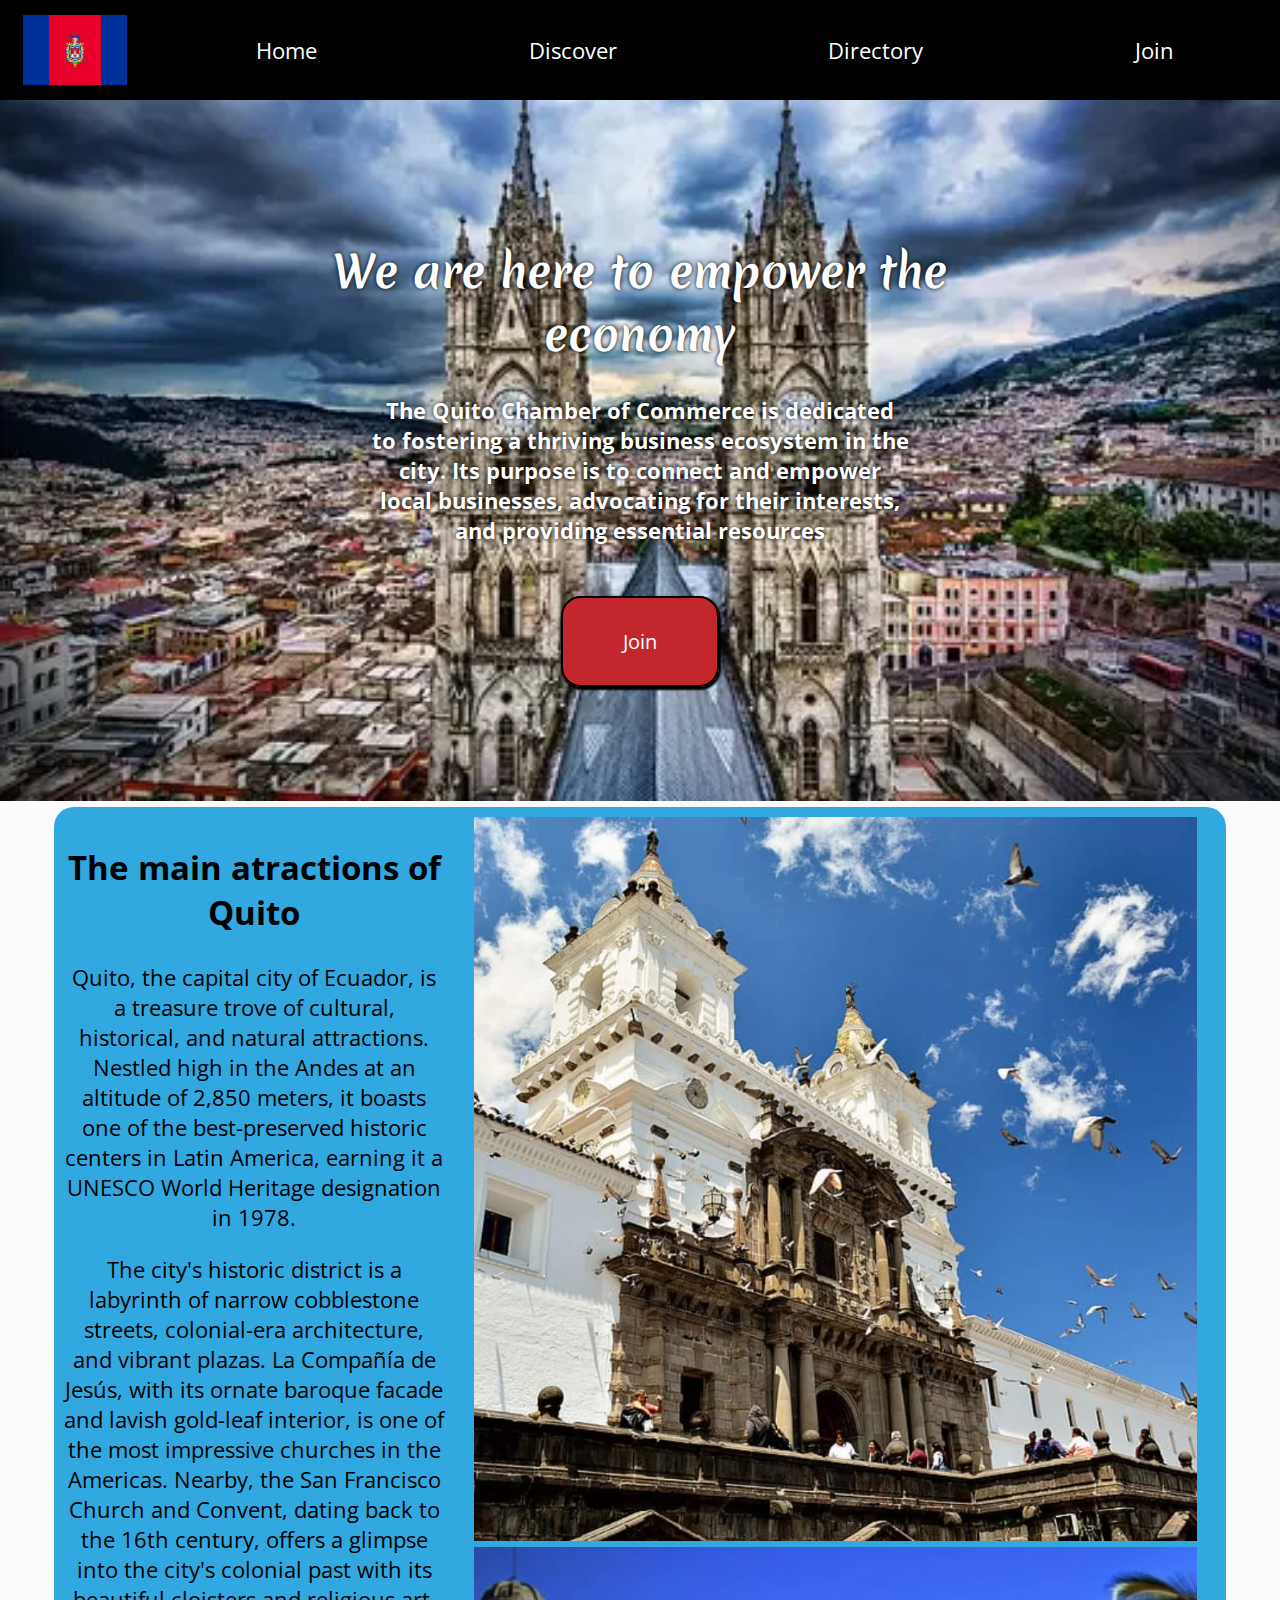
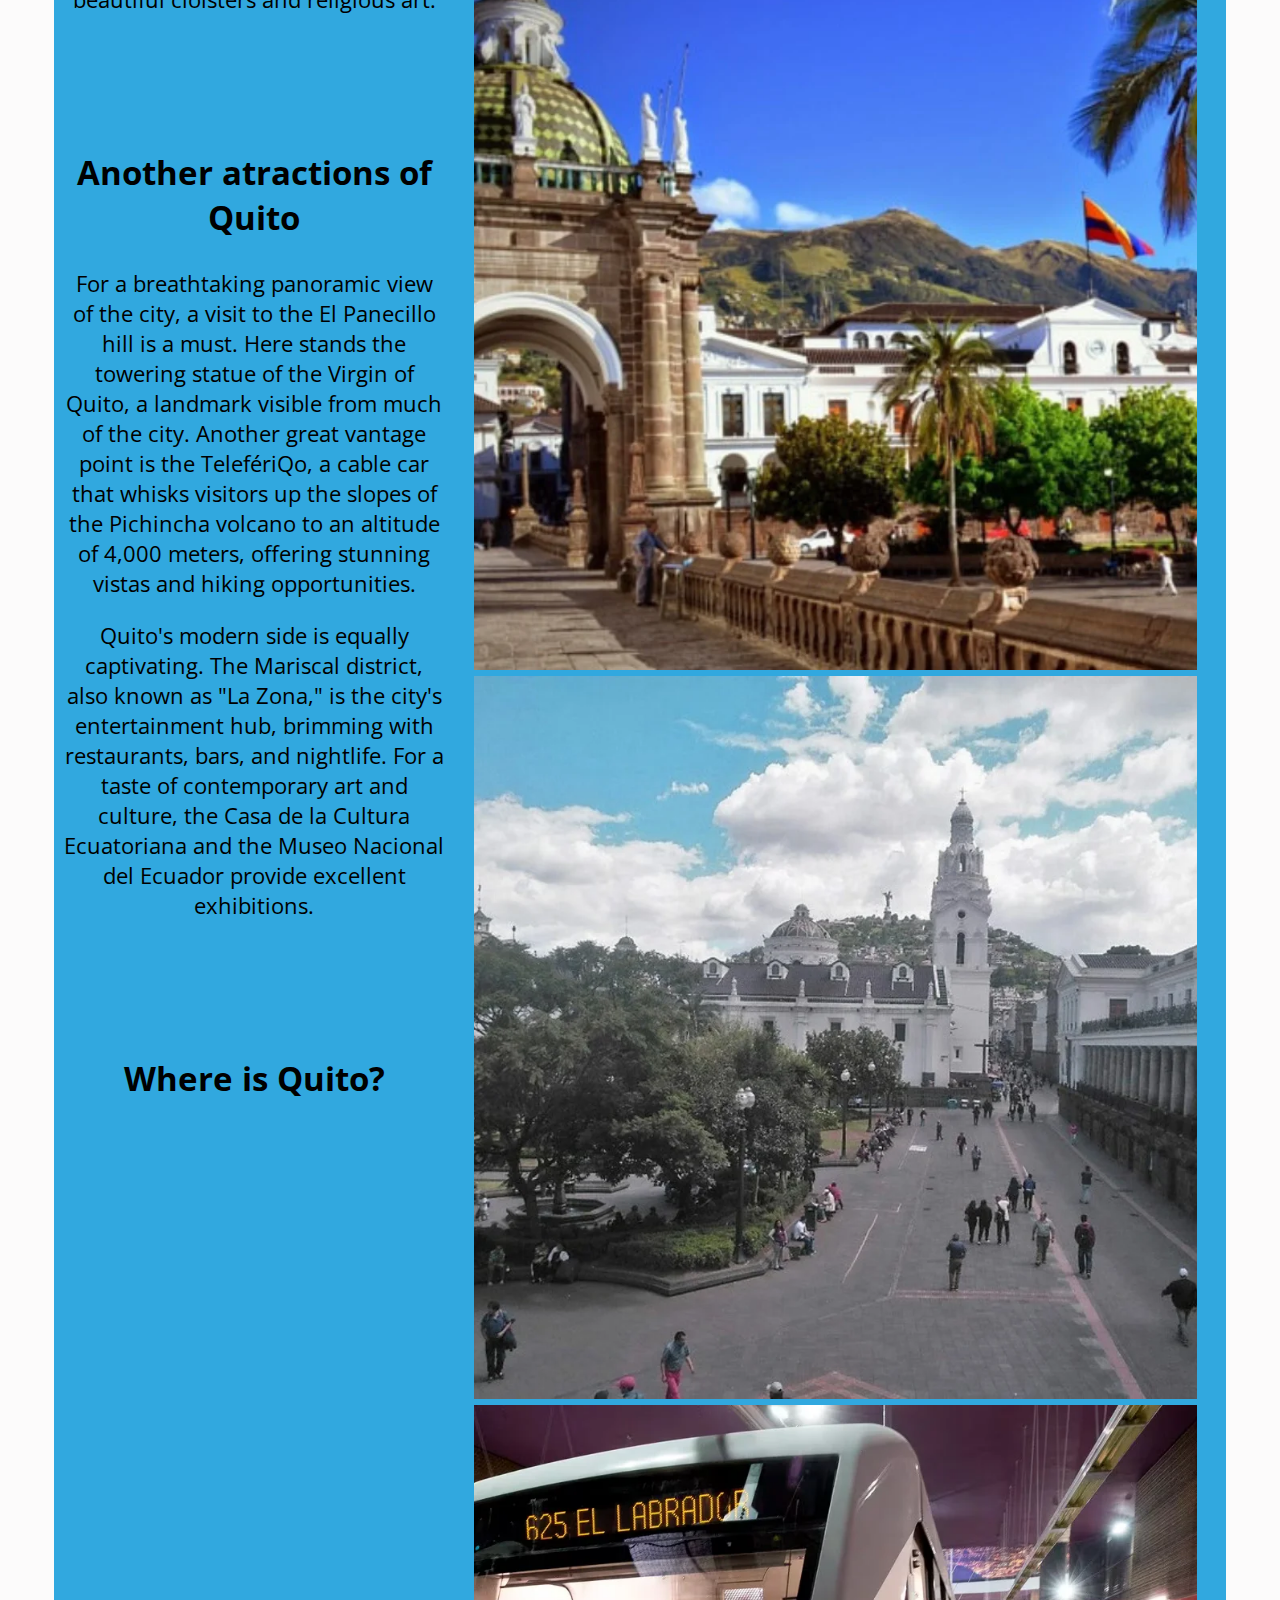
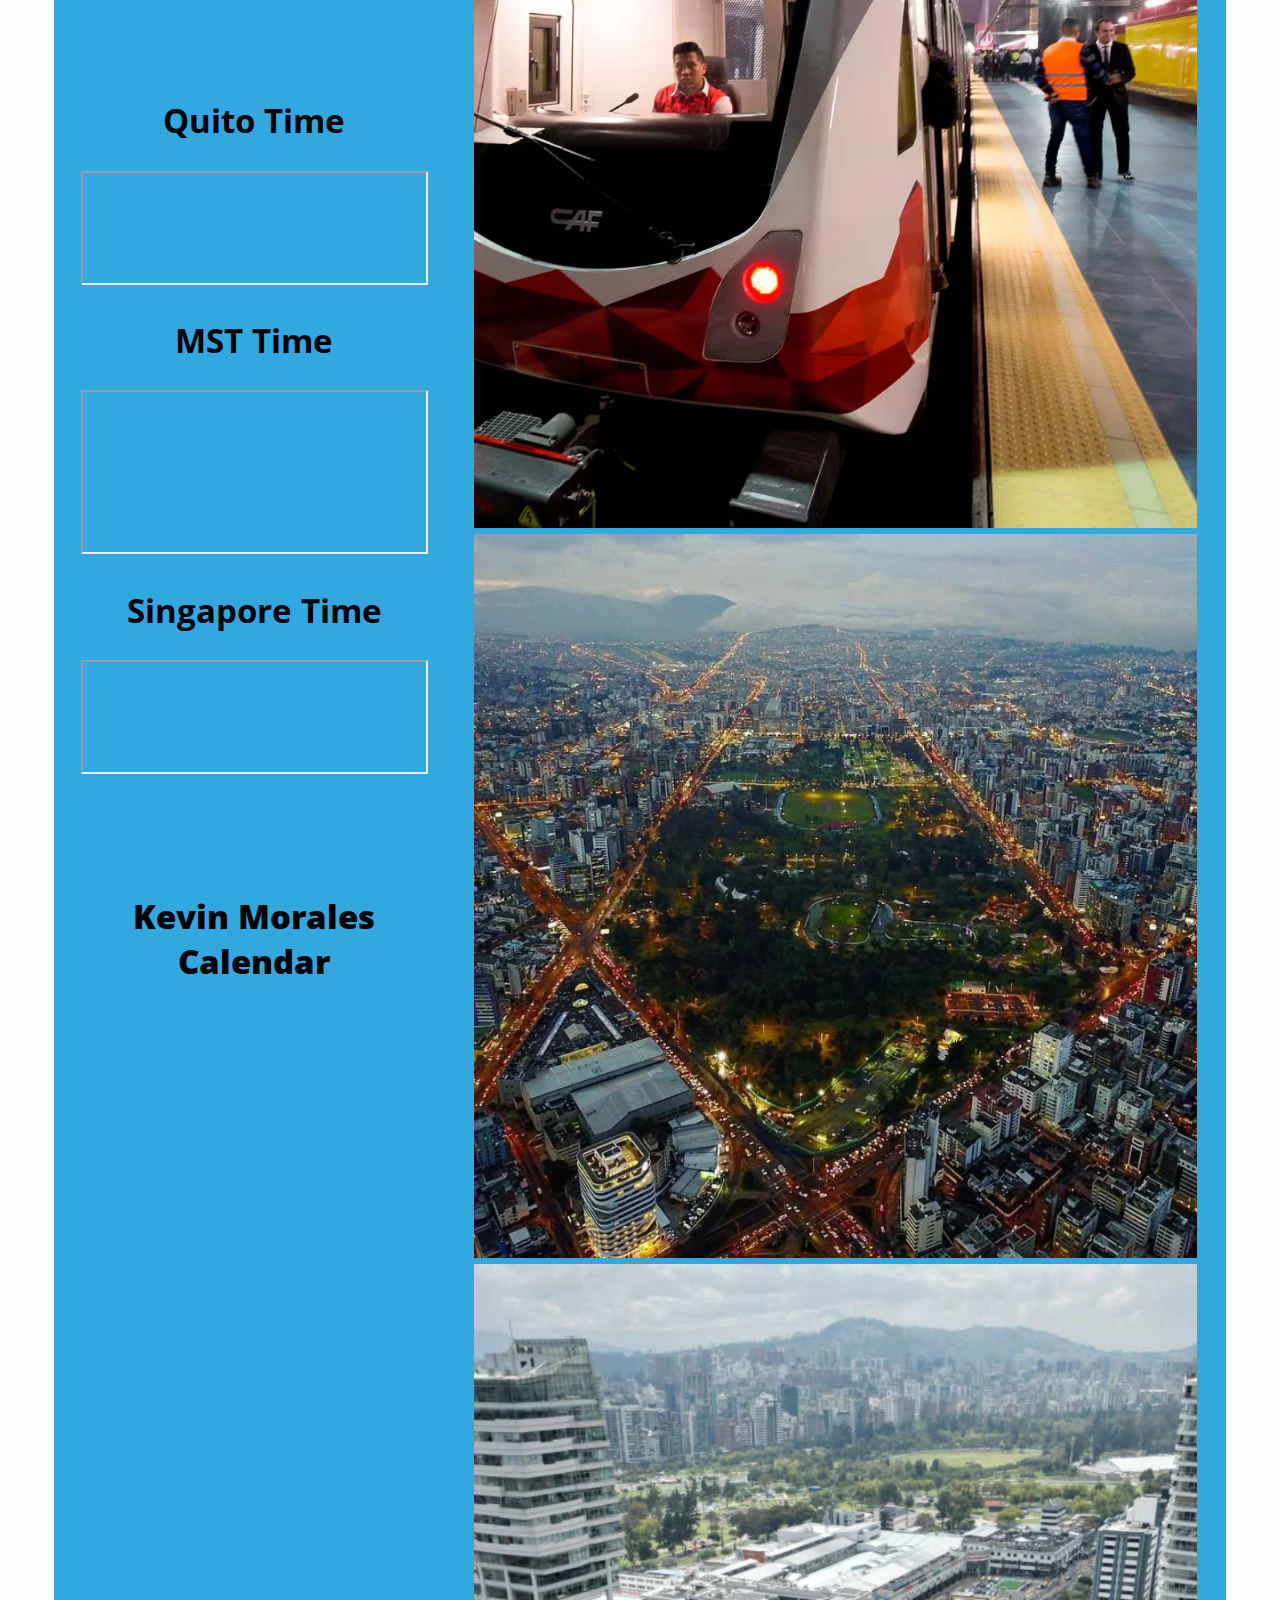
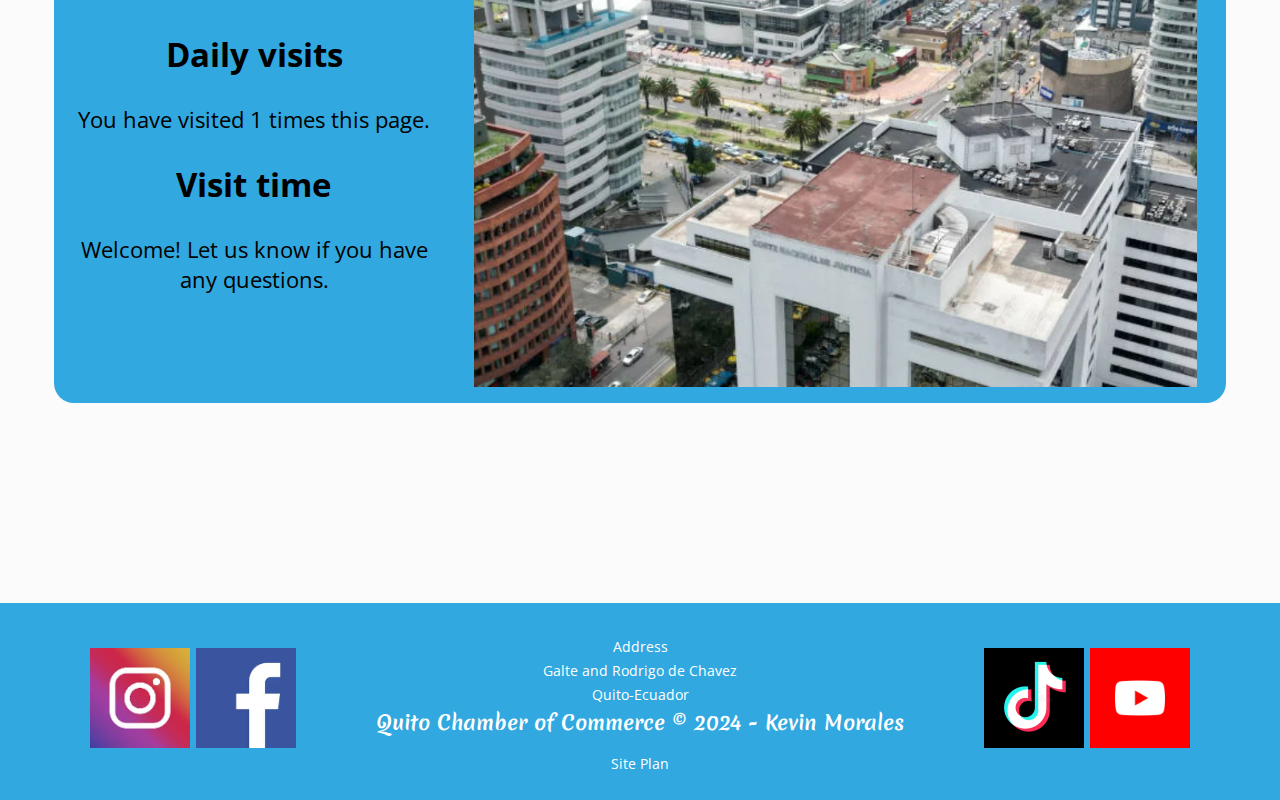
<file: chamber/discover.html>
<!DOCTYPE html>
<html lang="en">
  <head>
    <meta charset="utf-8">
    <meta http-equiv="X-UA-Compatible" content="IE=edge" >
    <meta name="viewport" content="width=device-width, initial-scale=1.0" >
    <title>Discover the Quito Chamber of Commerce</title>
    <link rel="icon" href="images/favicon.ico">
    <link rel="stylesheet" href="./styles/base.css" >
    <link rel="stylesheet" href="./styles/larger.css">
    <meta name="description" content="This is the dirscover web page of the Quito Chamber of Commerce">
    <meta name="author" content="Kevin Morales">
    <meta property="og:title" content="Kevin Morales" >
    <meta property="og:type" content="website">
    <meta property="og:url" content="https://www.facebook.com/profile.php?id=1096023994" >
    <meta property="og:description" content="Kevin Morales Facebook profile" >
    <meta property="og:image" content="https://www.facebook.com/photo/?fbid=10224145263554759&set=a.1407901632994" >
  </head>
  <body>
    <div id="content">
      <header>
        <a href="index.html" id="logo_link">
          <img class="logo" src="./images/quito-flag-min.webp" alt="Life Logo" >
        </a>
        <button type="button" id="menu">Menu</button>
        <nav class="navigation">
          <a href="index.html">Home</a>
          <a href="discover.html">Discover </a>
          <a href="directory.html">Directory</a>
          <a href="join.html" target="_blank">Join</a>
        </nav>
      </header>
      <div id="hero">
        <div id="hero-box">
          <picture>
            <source media="(max-width:400px )" srcset="images/hero/quito-background-s.webp" >
            <source media="(max-width:500px )" srcset="images/quito-s/quito6-s.webp">
            <source media="(max-width:1000px )" srcset="images/hero/quito-background-l.webp">
            <img
            id="hero-img"
            src="./images/hero/quito-background-m.webp"
            alt="Quito at the sunset"
            loading="eager"
          >
        </picture>
        </div>
        <section id="hero-msg">
          <h1 class="home-title">We are here to empower the economy</h1>
          <h4 class="home-subtitle">
            The Quito Chamber of Commerce is dedicated to fostering a thriving business ecosystem in the city. 
            Its purpose is to connect and empower local businesses, advocating for their interests, 
            and providing essential resources
          </h4>
          <div class="button-box">
            <a class="book" href="https://wa.me/message/C23SFYIKLTP2A1" target="_blank">Join</a>
          </div>
        </section>
      </div>
     
      <main class="content-sidebar">
      <div class="sidebar1">
        <h2>The main atractions of Quito</h2>
        <p> Quito, the capital city of Ecuador, is a treasure trove of cultural, historical, and natural attractions. Nestled high in the Andes at an altitude of 2,850 meters, it boasts one of the best-preserved historic centers in Latin America, earning it a UNESCO World Heritage designation in 1978.</p>

        <p> The city's historic district is a labyrinth of narrow cobblestone streets, colonial-era architecture, and vibrant plazas. La Compañía de Jesús, with its ornate baroque facade and lavish gold-leaf interior, is one of the most impressive churches in the Americas. Nearby, the San Francisco Church and Convent, dating back to the 16th century, offers a glimpse into the city's colonial past with its beautiful cloisters and religious art. </p>

        </div>
      <div class="sidebar2">
        <h2>Another atractions of Quito</h2>
        
        <p> For a breathtaking panoramic view of the city, a visit to the El Panecillo hill is a must. Here stands the towering statue of the Virgin of Quito, a landmark visible from much of the city. Another great vantage point is the TelefériQo, a cable car that whisks visitors up the slopes of the Pichincha volcano to an altitude of 4,000 meters, offering stunning vistas and hiking opportunities. </p>

        <p> Quito's modern side is equally captivating. The Mariscal district, also known as "La Zona," is the city's entertainment hub, brimming with restaurants, bars, and nightlife. For a taste of contemporary art and culture, the Casa de la Cultura Ecuatoriana and the Museo Nacional del Ecuador provide excellent exhibitions. </p>
      </div>


      <div class="sidebar3">
        <h2>Where is Quito?</h2>
        <iframe title="whereIsQuito" src="https://www.google.com/maps/embed?pb=!1m18!1m12!1m3!1d7979.578463725402!2d-78.51738270781307!3d-0.218787170323982!2m3!1f0!2f0!3f0!3m2!1i1024!2i768!4f13.1!3m3!1m2!1s0x91d59a29b566ea0d%3A0xfee3077329b5374d!2sCentro%20Hist%C3%B3rico%2C%20Quito!5e0!3m2!1ses-419!2sec!4v1716269506648!5m2!1ses-419!2sec" width="90" height="450" style="border:0;" allowfullscreen="" loading="lazy" referrerpolicy="no-referrer-when-downgrade"></iframe>
      </div>
      <div class="sidebar4">
         <h2>Quito Time</h2>
        <iframe title="quitoTime" src="https://free.timeanddate.com/clock/i9dqjfol/n190/szw110/szh110/hoc09f/hbw0/hfc09f/cf100/hnce1ead6/fas30/fdi66/mqc000/mql15/mqw4/mqd98/mhc000/mhl15/mhw4/mhd98/mmc000/mml10/mmw1/mmd98/hhs2/hms2/hsv0"  width="110" height="110"></iframe>
        <h2>MST Time</h2>
        <iframe title="mstTime" src="https://free.timeanddate.com/clock/i9dqjc70/n197/szw160/szh160/hocfff/hbw0/cf100/hgr0/fas20/facfff/fdi86/mqc000/mqs2/mql3/mqw4/mqd70/mhc000/mhs2/mhl3/mhw4/mhd70/mmv0/hhs3/hms3/hsc00f"  width="160" height="160"></iframe>
        <h2>Singapore Time</h2>
        <iframe title="singaporeTime" src="https://free.timeanddate.com/clock/i9dqjgl5/n236/szw110/szh110/hoc222/hbw6/cf100/hgr0/hcw2/hcd88/fan2/fas20/fdi70/mqc000/mqs3/mql13/mqw4/mqd94/mhc000/mhs3/mhl13/mhw4/mhd94/mmc000/mml5/mmw1/mmd94/hwm2/hhs2/hhb18/hms2/hml80/hmb18/hmr7/hscf09/hss1/hsl90/hsr5"  width="110" height="110"></iframe>  
      </div>
      <div class="sidebar5">
        <h2><b>Kevin Morales Calendar</b></h2>
        <iframe title="KevinCalendar" src="https://calendar.google.com/calendar/embed?src=kevin.morales%40sofka.com.co&ctz=America%2FGuayaquil" style="border: 0" width="90" height="500"  ></iframe>
      </div>
      <div class="sidebar6">
      <h2>Daily visits</h2>
      <p id="visits"></p>
      <h2>Visit time</h2>
      <p id="visitsStatus"></p>
      </div>
      
      
      <div class="images-block">
        <picture>
            <source media="(max-width:500px )" srcset="./images/quito-s/quito1-s.webp">
            <source media="(max-width:800px )" srcset="./images/quito-m/quito1-m.webp">
            <img class="hover" src="./images/quito-l/quito1-l.webp" alt="Quito1" loading="lazy" >
        </picture>
        <picture>
          <source media="(max-width:500px )" srcset="./images/quito-s/quito2-s.webp">
          <source media="(max-width:800px )" srcset="./images/quito-m/quito2-m.webp">
          <img class="hover" src="./images/quito-l/quito2-l.webp" alt="Quito2" loading="lazy" >
        </picture>
        <picture>
          <source media="(max-width:500px )" srcset="./images/quito-s/quito3-s.webp">
          <source media="(max-width:800px )" srcset="./images/quito-m/quito3-m.webp">
          <img class="hover" src="./images/quito-l/quito3-l.webp" alt="Quito3" loading="lazy" >
        </picture>
        <picture>
          <source media="(max-width:500px )" srcset="./images/quito-s/quito4-s.webp">
          <source media="(max-width:800px )" srcset="./images/quito-m/quito4-m.webp">
          <img class="hover" src="./images/quito-l/quito4-l.webp" alt="Quito4" loading="lazy" >
        </picture>
        <picture>
          <source media="(max-width:500px )" srcset="./images/quito-s/quito5-s.webp">
          <source media="(max-width:800px )" srcset="./images/quito-m/quito5-m.webp">
          <img class="hover" src="./images/quito-l/quito5-l.webp" alt="Quito5" loading="lazy" >
        </picture>
        <picture>
          <source media="(max-width:500px )" srcset="./images/quito-s/quito6-s.webp">
          <source media="(max-width:800px )" srcset="./images/quito-m/quito6-m.webp">
          <img class="hover" src="./images/quito-l/quito6-l.webp" alt="Quito6" loading="lazy" >
        </picture>

      </div>
      </main>
      <footer class="footer-life">
        <div>
          <a href="https://instagram.com" target="_blank">
            <img class="icon-social" src="./images/instagram-icon.webp" alt="instagram icon" >
          </a>
          <a href="https://facebook.com" target="_blank">
            <img class="icon-social" src="./images/facebook-icon.webp" alt="fb icon" >
          </a>
        </div>
        <div>
          
          <p class="footer-text"> Address</p>
          <p class="footer-text">Galte and Rodrigo de Chavez</p>
          <p class="footer-text">Quito-Ecuador</p>
          <p class="footer-copy">Quito Chamber of Commerce &copy; 2024 - Kevin Morales</p>
          <a
          class="footer-text"
          target="_blank"
          href="../week01/chamber-site-plan.html"
          >Site Plan</a
        >
        </div>
        <div>
          <a href="https://twitter.com" target="_blank">
            <img class="icon-social" src="./images/tiktok-icon.webp" alt="tiktok icon" >
          </a>
          <a href="https://twitter.com" target="_blank">
            <img class="icon-social" src="./images/youtube-icon.webp" alt="youtube icon" >
          </a>
        </div>
      </footer>
      <script src="scripts/openMenu.js"></script>
      <script src="scripts/visitsDisplay.js"></script>
    </div>
  </body>
</html>
</file>
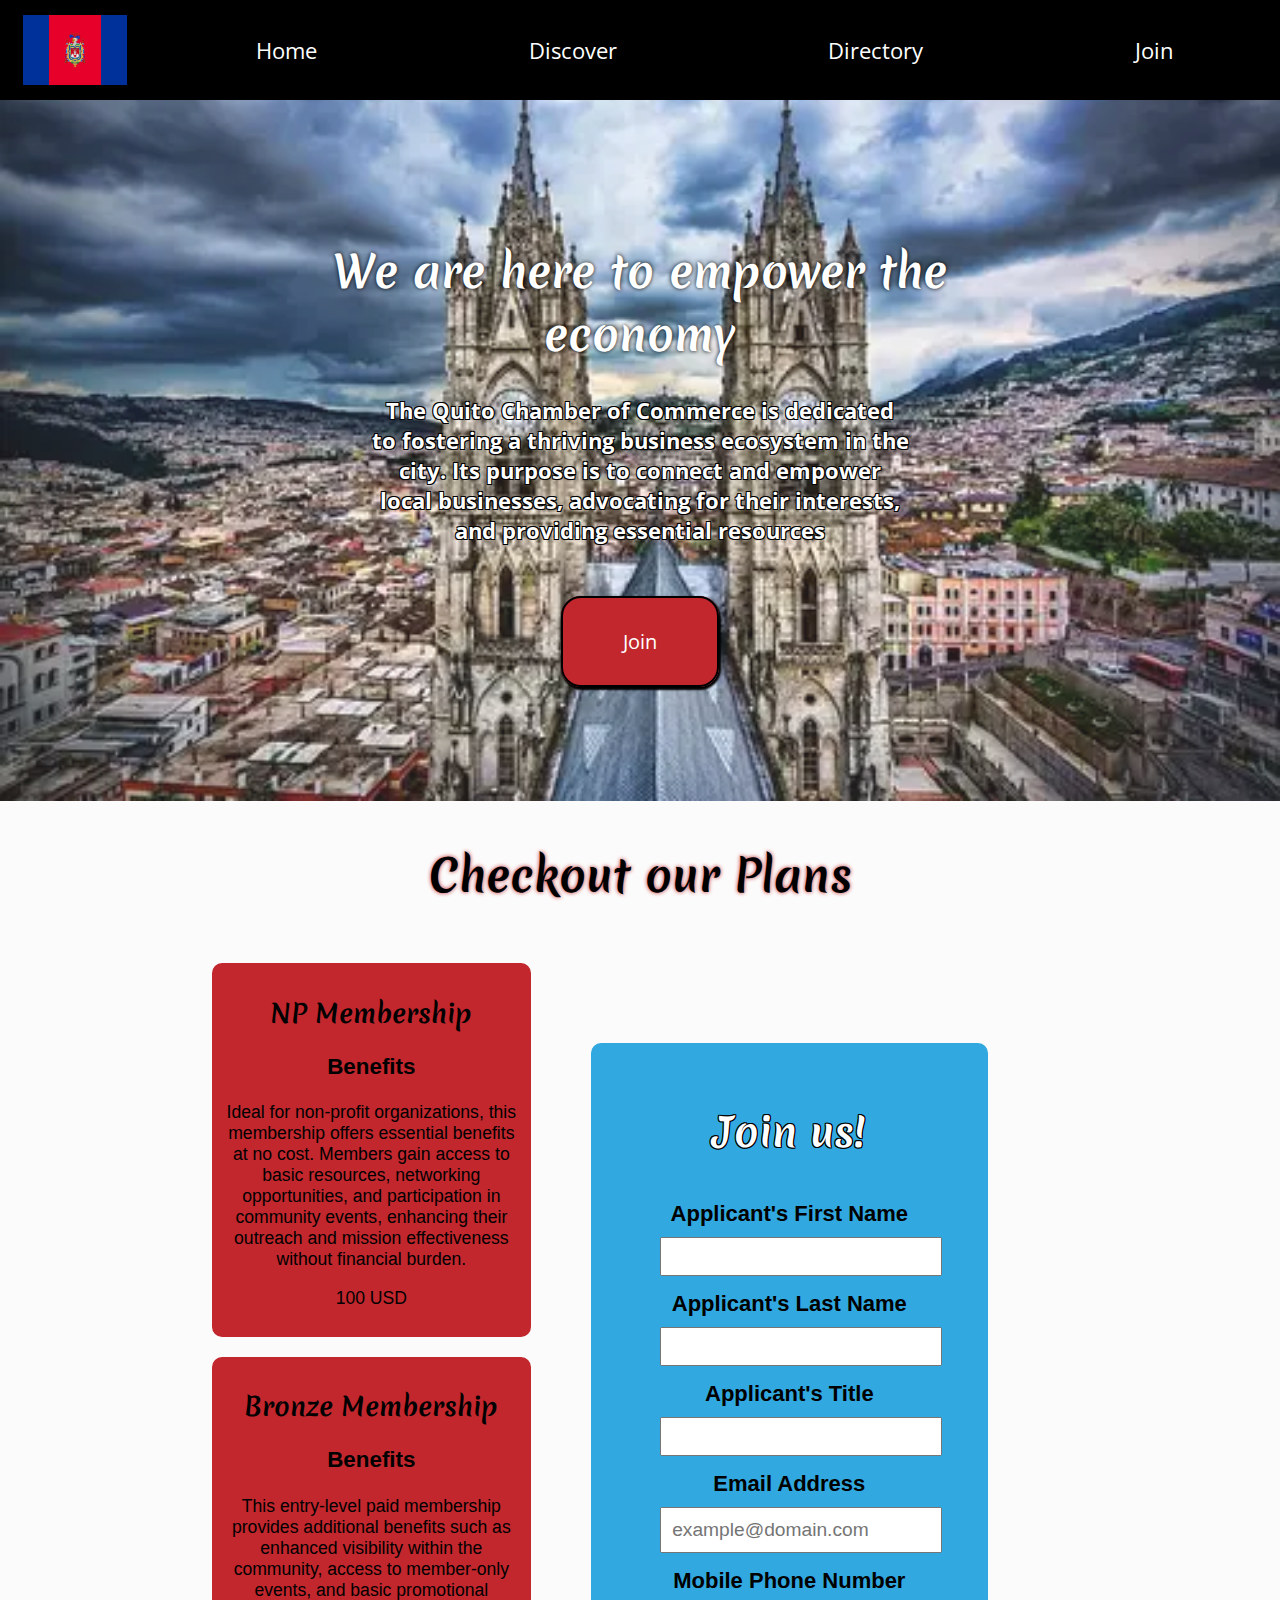
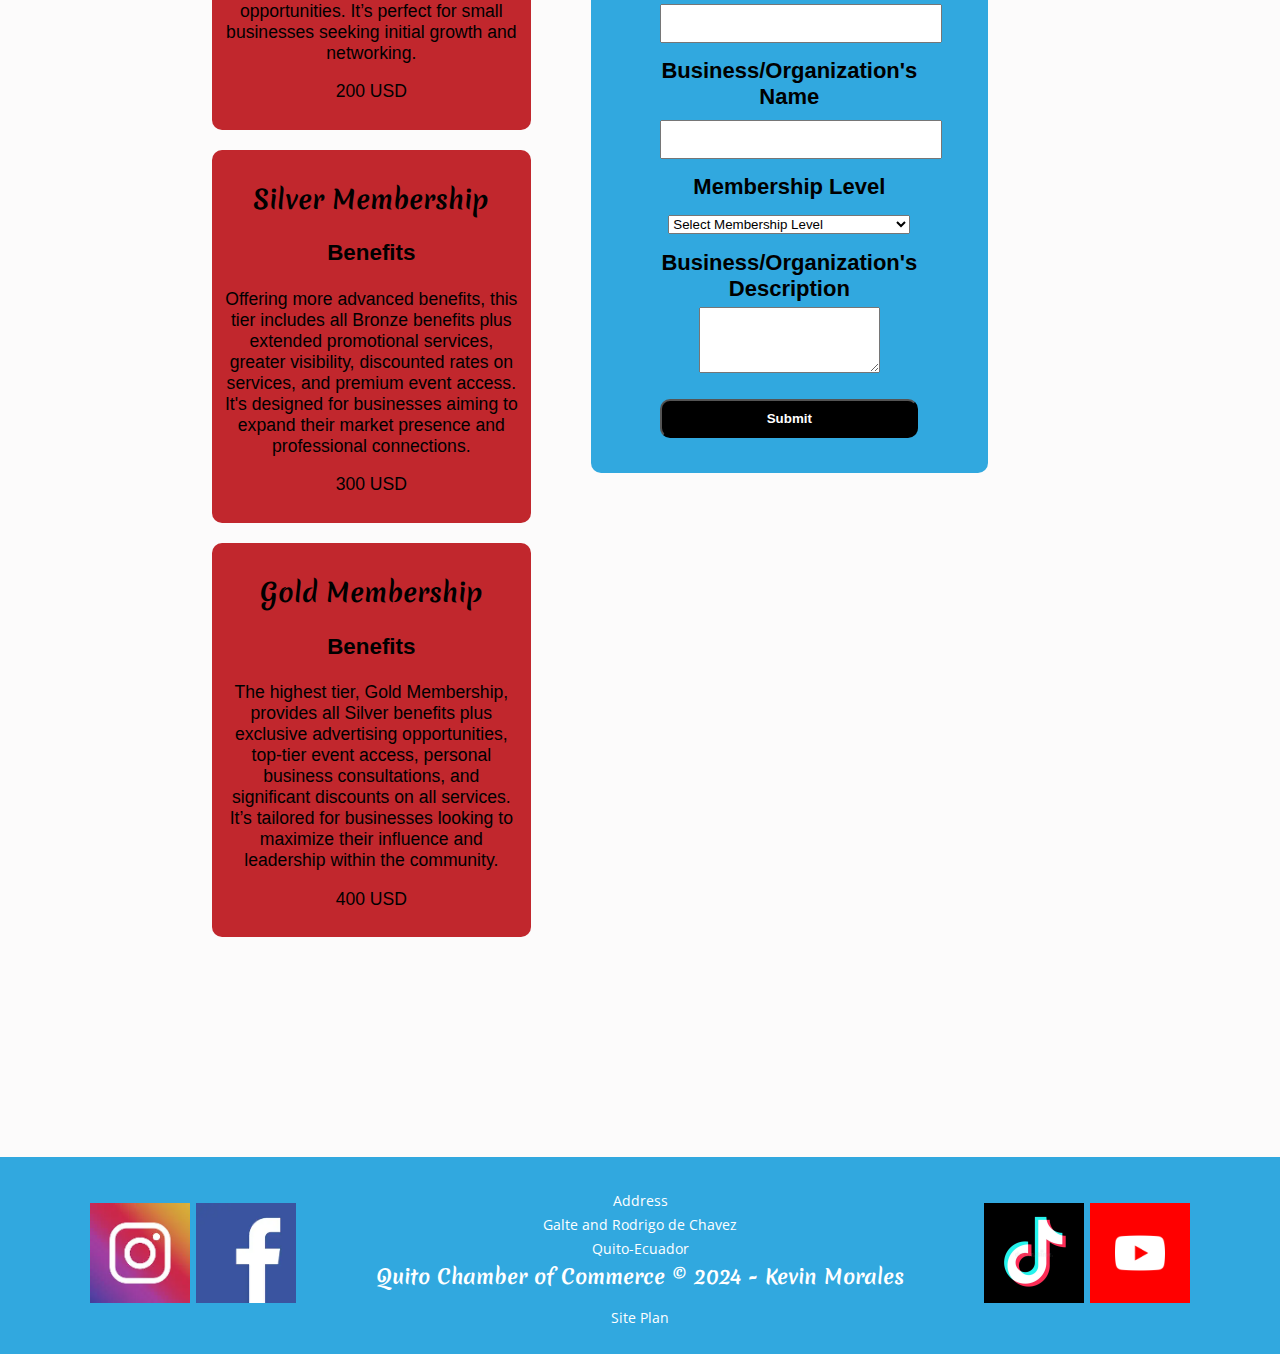
<file: chamber/join.html>
<!DOCTYPE html>
<html lang="en">
  <head>
    <meta charset="utf-8">
    <meta http-equiv="X-UA-Compatible" content="IE=edge" >
    <meta name="viewport" content="width=device-width, initial-scale=1.0" >
    <title>Join to the Quito Chamber of Commerce</title>
    <link rel="icon" href="images/favicon.ico">
    <link rel="stylesheet" href="./styles/base.css" >
    <link rel="stylesheet" href="./styles/larger.css">
    <link rel="stylesheet" href="./styles/form.css">
    <link rel="stylesheet" href="./styles/join.css">
    <meta name="description" content="This is the page to Join to the Quito Chamber of Commerce ">
    <meta name="author" content="Kevin Morales">
    <meta property="og:title" content="Kevin Morales" >
    <meta property="og:type" content="website">
    <meta property="og:url" content="https://www.facebook.com/profile.php?id=1096023994" >
    <meta property="og:description" content="Kevin Morales Facebook profile" >
    <meta property="og:image" content="https://www.facebook.com/photo/?fbid=10224145263554759&set=a.1407901632994" >
  </head>
  <body>
    <div id="content">
      <header>
        <a href="index.html" id="logo_link">
          <img class="logo" src="./images/quito-flag-min.webp" alt="Life Logo" >
        </a>
        <button type="button" id="menu">Menu</button>
        <nav class="navigation">
          <a href="index.html">Home</a>
          <a href="discover.html">Discover </a>
          <a href="directory.html">Directory</a>
          <a href="join.html" target="_blank">Join</a>
        </nav>
      </header>
      <div id="hero">
        <div id="hero-box">
          <picture>
            <source media="(max-width:400px )" srcset="images/hero/quito-background-s.webp" >
            <source media="(max-width:500px )" srcset="images/quito-s/quito6-s.webp">
            <source media="(max-width:1000px )" srcset="images/hero/quito-background-l.webp">
            <img
            id="hero-img"
            src="./images/hero/quito-background-m.webp"
            alt="Quito at the sunset"
            loading="eager"
          >
        </picture>
        </div>
        <section id="hero-msg">
          <h1 class="home-title">We are here to empower the economy</h1>
          <h4 class="home-subtitle">
            The Quito Chamber of Commerce is dedicated to fostering a thriving business ecosystem in the city. 
            Its purpose is to connect and empower local businesses, advocating for their interests, 
            and providing essential resources
          </h4>
          <div class="button-box">
            <a class="book" href="https://wa.me/message/C23SFYIKLTP2A1" target="_blank">Join</a>
          </div>
        </section>
      </div>
      <main class="content-home">
        <h2 class="info-title events">Checkout our Plans </h2>
        <div class="form_block">
            <section>
                <h2 class="info-title-responsive">Checkout our Plans </h2>
                <div class="membership_block">
                    <h2>NP Membership</h2>
                    <h3>Benefits</h3>
                    <p>Ideal for non-profit organizations, this membership offers 
                        essential benefits at no cost. Members gain access to basic 
                        resources, networking opportunities, and participation in 
                        community events, enhancing their outreach and mission 
                        effectiveness without financial burden.</p>
                        <p>100 USD</p>
                </div>
                <div class="membership_block">
                    <h2>Bronze Membership</h2>
                    <h3>Benefits</h3>
                    <p>This entry-level paid membership provides additional benefits 
                        such as enhanced visibility within the community, access to 
                        member-only events, and basic promotional opportunities. It’s 
                        perfect for small businesses seeking initial growth and 
                        networking.</p>
                        <p>200 USD</p>
                </div>
                <div class="membership_block">
                    <h2>Silver Membership</h2>
                    <h3>Benefits</h3>
                    <p>Offering more advanced benefits, this tier includes all Bronze 
                        benefits plus extended promotional services, greater visibility,
                         discounted rates on services, and premium event access. It's 
                         designed for businesses aiming to expand their market presence 
                         and professional connections.</p>
                         <p>300 USD</p>
                </div>
                <div class="membership_block">
                    <h2>Gold Membership</h2>
                    <h3>Benefits</h3>
                    <p>The highest tier, Gold Membership, provides all Silver benefits 
                        plus exclusive advertising opportunities, top-tier event access, 
                        personal business consultations, and significant discounts on all 
                        services. It’s tailored for businesses looking to maximize their 
                        influence and leadership within the community.</p>
                        <p>400 USD</p>
                </div>
            </section>
            <section class="card" id="card1">
                <h3 class="mainTitle1">Join us!</h3>
                <div id="errorMessage"></div>
                <form id="newForm" method="get" action="./record.html" onsubmit="return validateForm()">
                    <div class="form-group">
                        <label for="first_name">Applicant's First Name</label>
                        <input type="text" id="first_name" name="first_name" required>
                    </div>
                    <div class="form-group">
                        <label for="last_name">Applicant's Last Name</label>
                        <input type="text" id="last_name" name="last_name" required>
                    </div>
                    <div class="form-group">
                        <label for="title">Applicant's Title</label>
                        <input type="text" id="title" name="title" pattern="[a-zA-Z\s\-]{7,}" title="Title must be at least 7 characters long and can only contain alpha characters, hyphens, and spaces.">
                    </div>
                    <div class="form-group">
                        <label for="email">Email Address</label>
                        <input type="email" id="email" name="email" placeholder="example@domain.com" required>
                    </div>
                    <div class="form-group">
                        <label for="phone">Mobile Phone Number</label>
                        <input type="tel" id="phone" name="phone" required>
                    </div>
                    <div class="form-group">
                        <label for="organization_name">Business/Organization's Name</label>
                        <input type="text" id="organization_name" name="organization_name" required>
                    </div>
                    <div class="form-group">
                        <label for="membership_level">Membership Level</label>
                        <select id="membership_level" name="membership_level" required>
                            <option value="" disabled selected>Select Membership Level</option>
                            <option value="NP Membership">NP Membership (Non-Profit, No Fee)</option>
                            <option value="Bronze Membership">Bronze Membership</option>
                            <option value="Silver Membership">Silver Membership</option>
                            <option value="Gold Membership">Gold Membership</option>
                        </select>
                    </div>
                    <div class="form-group">
                        <label for="description">Business/Organization's Description</label>
                        <textarea id="description" name="description" rows="4"></textarea>
                    </div>
                    <input type="hidden" id="timestamp" name="timestamp" value="">
                    <div class="form-group">
                        <button type="submit" id="sendButton">Submit</button>
                    </div>
                </form>
            </section>
           
        </div>
        
      </main>
      <footer class="footer-life">
        <div>
          <a href="https://instagram.com" target="_blank">
            <img class="icon-social" src="./images/instagram-icon.webp" alt="instagram icon" >
          </a>
          <a href="https://facebook.com" target="_blank">
            <img class="icon-social" src="./images/facebook-icon.webp" alt="fb icon" >
          </a>
        </div>
        <div>
          
          <p class="footer-text"> Address</p>
          <p class="footer-text">Galte and Rodrigo de Chavez</p>
          <p class="footer-text">Quito-Ecuador</p>
          <p class="footer-copy">Quito Chamber of Commerce &copy; 2024 - Kevin Morales</p>
          <a
          class="footer-text"
          target="_blank"
          href="../week01/chamber-site-plan.html"
          >Site Plan</a
        >
        </div>
        <div>
          <a href="https://twitter.com" target="_blank">
            <img class="icon-social" src="./images/tiktok-icon.webp" alt="tiktok icon" >
          </a>
          <a href="https://twitter.com" target="_blank">
            <img class="icon-social" src="./images/youtube-icon.webp" alt="youtube icon" >
          </a>
        </div>
      </footer>
      <script src="scripts/openMenu.js"></script>
      <script src="scripts/checkPassword.js"></script>
    </div>
  </body>
</html>
</file>
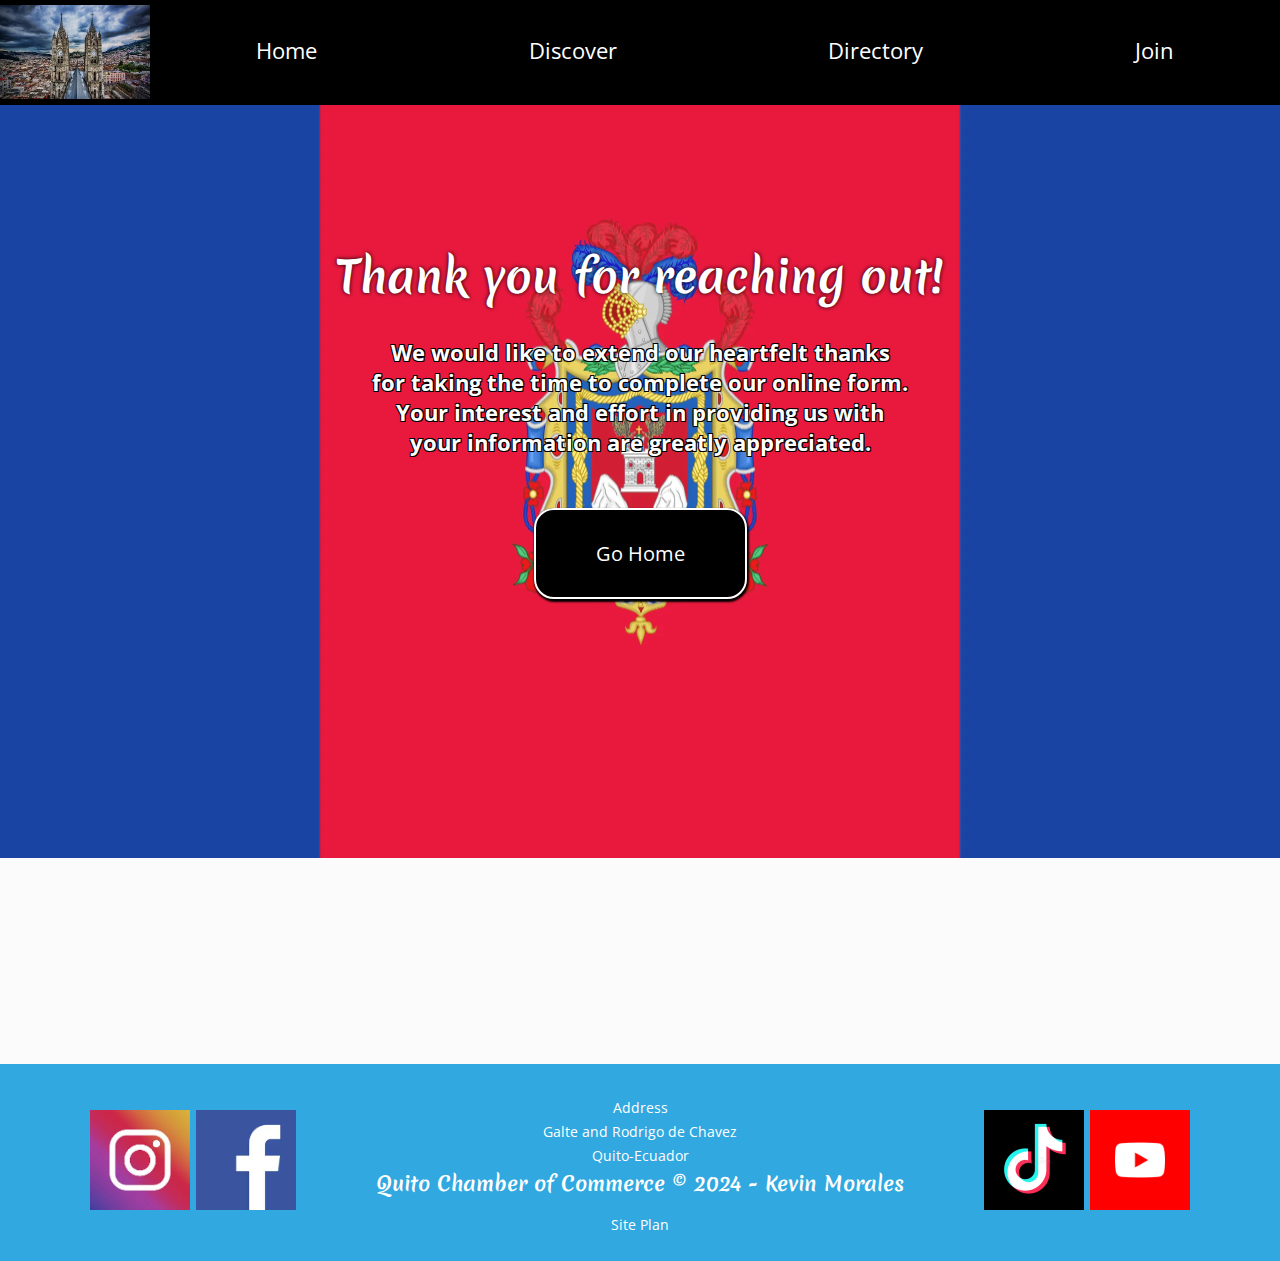
<file: chamber/record.html>
<!DOCTYPE html>
<html lang="en">
  <head>
    <meta charset="utf-8">
    <meta http-equiv="X-UA-Compatible" content="IE=edge" >
    <meta name="viewport" content="width=device-width, initial-scale=1.0" >
    <title>Record a new member for the Chamber of Commerce Quito</title>
    <link rel="icon" href="images/favicon.ico">
    <link rel="stylesheet" href="./styles/base.css" >
    <link rel="stylesheet" href="./styles/larger.css">
    <link rel="stylesheet" href="./styles/form.css">
    <meta name="description" content="This is the web page to record a new person in the Quito Chamber of Commerce">
    <meta name="author" content="Kevin Morales">
    <meta property="og:title" content="Kevin Morales" >
    <meta property="og:type" content="website">
    <meta property="og:url" content="https://www.facebook.com/profile.php?id=1096023994" >
    <meta property="og:description" content="Kevin Morales Facebook profile" >
    <meta property="og:image" content="https://www.facebook.com/photo/?fbid=10224145263554759&set=a.1407901632994" >
  </head>
  <body>
    <div id="content">
      <header>
        <a href="index.html" id="logo_link">
          <picture>
            <source media="(max-width:400px )" srcset="images/hero/quito-background-s.webp" >
            <source media="(max-width:500px )" srcset="images/quito-s/quito6-s.webp">
            <source media="(max-width:1000px )" srcset="images/hero/quito-background-l.webp">
            <img
            id="hero-img"
            src="./images/hero/quito-background-m.webp"
            alt="Quito at the sunset"
            loading="eager"
          >
        </picture>
        </a>
        <button type="button" id="menu">Menu</button>
        <nav class="navigation">
          <a href="index.html">Home</a>
          <a href="discover.html">Discover </a>
          <a href="directory.html">Directory</a>
          <a href="join.html" target="_blank">Join</a>
        </nav>
      </header>
      <div id="hero">
        <div id="hero-box">
          <img
            id="hero-img"
            src="./images/quito-flag-min.webp"
            alt="Quito at the sunset"
          >
        </div>
        <section id="hero-msg">
          <h1 class="home-title">Thank you for reaching out!</h1>
          <h4 class="home-subtitle">
            We would like to extend our heartfelt thanks for taking the time to complete our 
            online form. Your interest and effort in providing us with your information are 
            greatly appreciated.
          </h4>
          <div class="button-box">
            <a class="book newButton" href="./index.html">Go Home</a>
          </div>
        </section>
      </div>
      <footer class="footer-life">
        <div>
          <a href="https://instagram.com" target="_blank">
            <img class="icon-social" src="./images/instagram-icon.webp" alt="instagram icon" >
          </a>
          <a href="https://facebook.com" target="_blank">
            <img class="icon-social" src="./images/facebook-icon.webp" alt="fb icon" >
          </a>
        </div>
        <div>
          
          <p class="footer-text"> Address</p>
          <p class="footer-text">Galte and Rodrigo de Chavez</p>
          <p class="footer-text">Quito-Ecuador</p>
          <p class="footer-copy">Quito Chamber of Commerce &copy; 2024 - Kevin Morales</p>
          <a
          class="footer-text"
          target="_blank"
          href="../week01/chamber-site-plan.html"
          >Site Plan</a
        >
        </div>
        <div>
          <a href="https://twitter.com" target="_blank">
            <img class="icon-social" src="./images/tiktok-icon.webp" alt="tiktok icon" >
          </a>
          <a href="https://twitter.com" target="_blank">
            <img class="icon-social" src="./images/youtube-icon.webp" alt="youtube icon" >
          </a>
        </div>
      </footer>
      <script src="scripts/openMenu.js"></script>
    </div>
  </body>
</html>
</file>
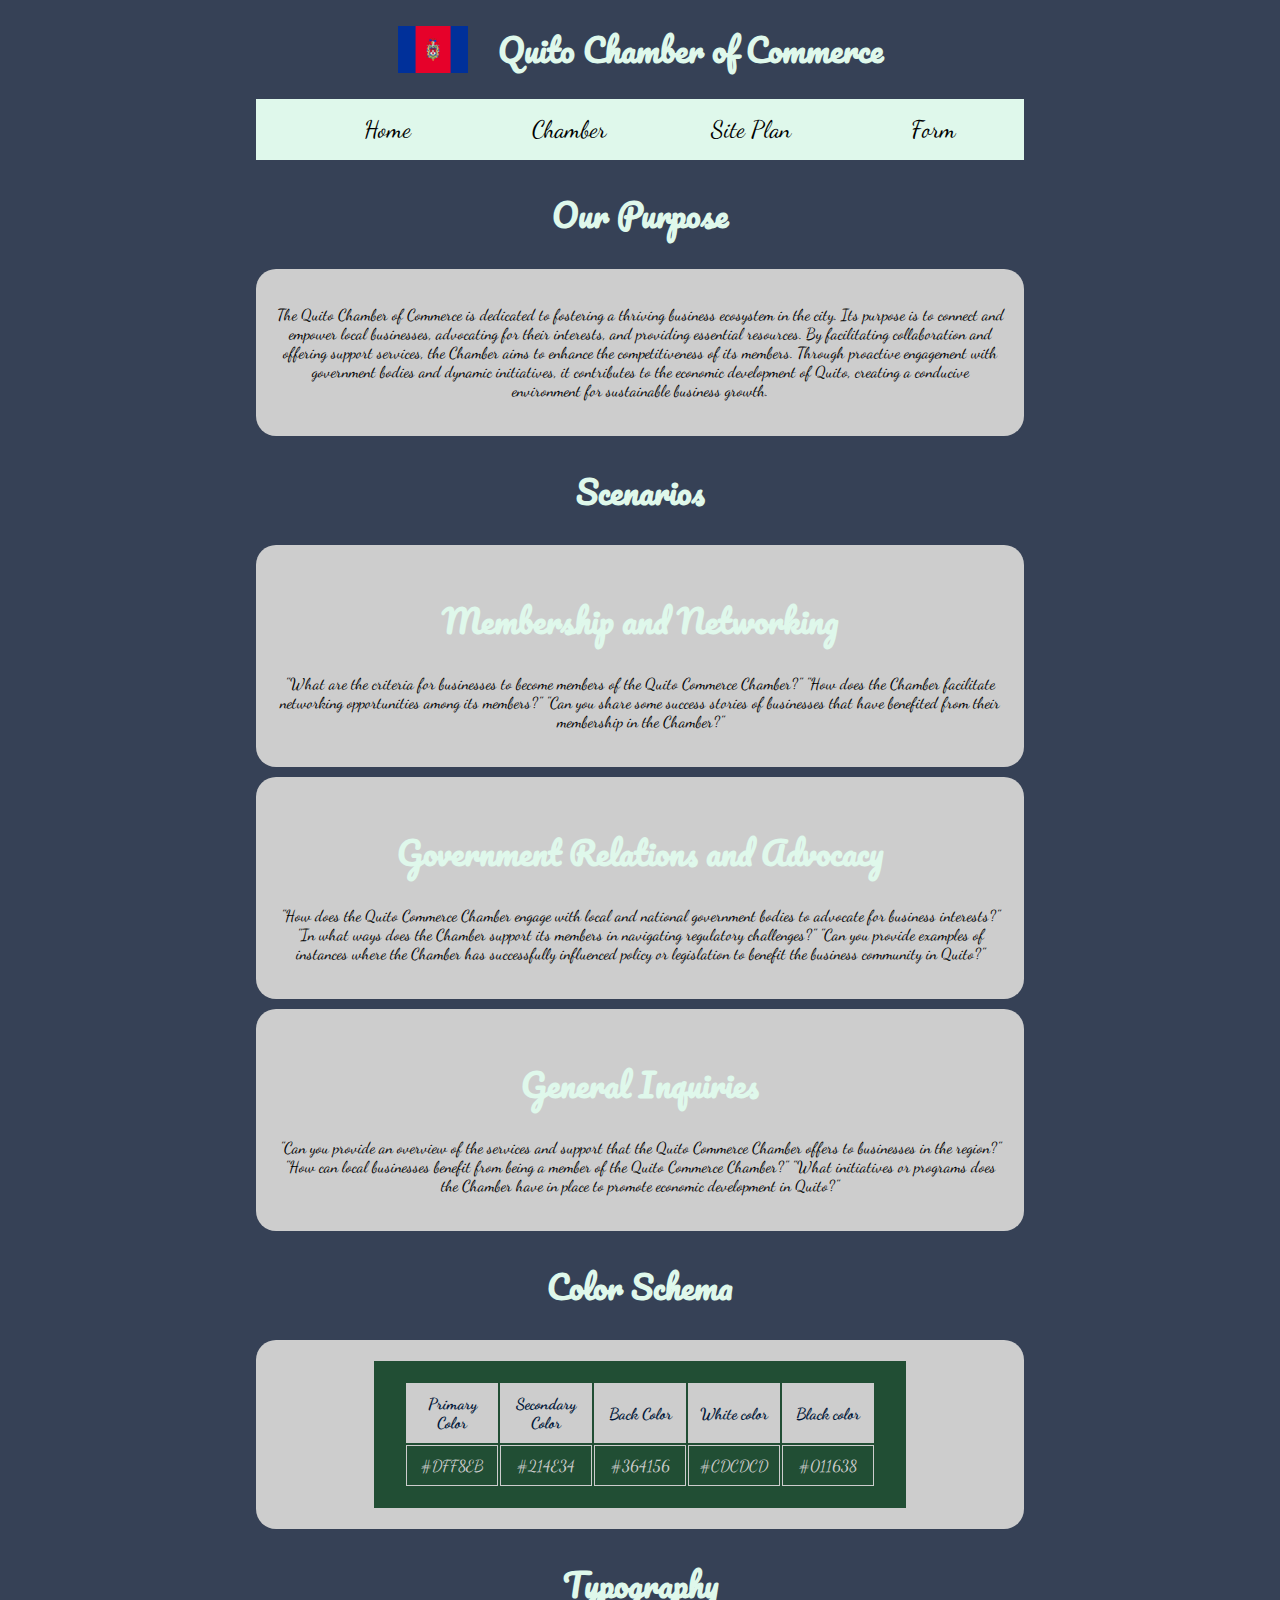
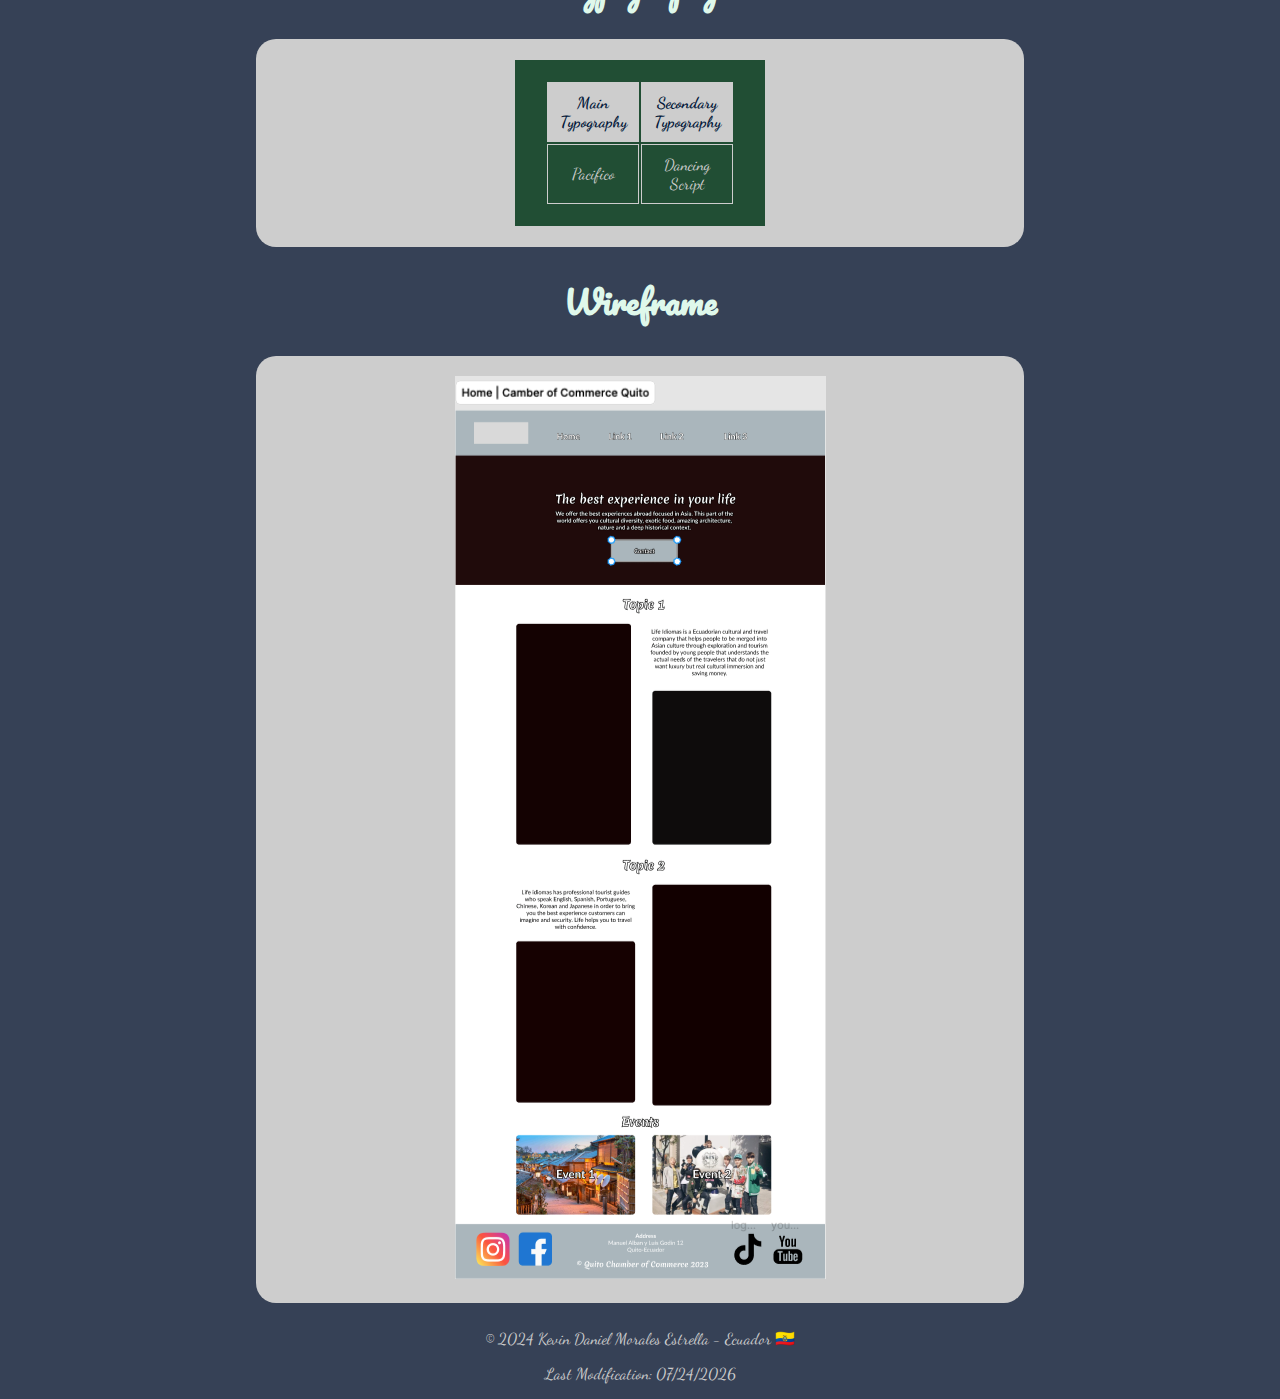
<file: week01/chamber-site-plan.html>
<!DOCTYPE html>
<html lang="en">
  <head>
    <meta charset="UTF-8" >
    <meta name="viewport" content="width=device-width, initial-scale=1.0" >
    <meta
      name="description"
      content="WDD 230 - Web Frontend Development Kevin Daniel Morales Estrella - Chamber Site Plan"
    >
    <meta name="author" content="Kevin Daniel Morales Estrella" >
    <title>Quito Chamber of Commerce</title>
    <link rel="preconnect" href="https://fonts.googleapis.com">
<link rel="preconnect" href="https://fonts.gstatic.com" crossorigin>
<link href="https://fonts.googleapis.com/css2?family=Dancing+Script:wght@400..700&family=Pacifico&display=swap" rel="stylesheet">
    <link rel="stylesheet" href="./styles/chamber-base.css">
  </head>
  <body>
    <header>
      <img src="images/quito-flag.png" alt="Quito Flag" >
      <h1>Quito Chamber of Commerce</h1>
    </header>
    <nav>
      <ul>
        <li><a>Home</a></li>
        <li><a>Chamber</a></li>
        <li><a>Site Plan</a></li>
        <li><a>Form</a></li>
      </ul>
    </nav>
    <main>
      <h2>Our Purpose</h2>
      <div>
        <p>
          The Quito Chamber of Commerce is dedicated to fostering a thriving
          business ecosystem in the city. Its purpose is to connect and empower
          local businesses, advocating for their interests, and providing
          essential resources. By facilitating collaboration and offering
          support services, the Chamber aims to enhance the competitiveness of
          its members. Through proactive engagement with government bodies and
          dynamic initiatives, it contributes to the economic development of
          Quito, creating a conducive environment for sustainable business
          growth.
        </p>
      </div>

      <h2>Scenarios</h2>
      <div class="card" id="card1">
        <h2>Membership and Networking</h2>
        <p>"What are the criteria for businesses to become members of the Quito Commerce Chamber?"
          "How does the Chamber facilitate networking opportunities among its members?"
          "Can you share some success stories of businesses that have benefited from their membership in the Chamber?"</p>
      </div>
      <div class="card" id="card2">
        <h2>Government Relations and Advocacy</h2>
        <p>"How does the Quito Commerce Chamber engage with local and national government bodies to advocate for business interests?"
          "In what ways does the Chamber support its members in navigating regulatory challenges?"
          "Can you provide examples of instances where the Chamber has successfully influenced policy or legislation to benefit the business community in Quito?"</p>
      </div>
      <div class="card" id="card3">
        <h2>General Inquiries</h2>
        <p>"Can you provide an overview of the services and support that the Quito Commerce Chamber offers to businesses in the region?"
          "How can local businesses benefit from being a member of the Quito Commerce Chamber?"
          "What initiatives or programs does the Chamber have in place to promote economic development in Quito?"</p>

      </div>
      <h2>Color Schema</h2>
      <div>
        <table>
          <tr>
            <th>Primary Color</th>
            <th>Secondary Color</th>
            <th>Back Color</th>
            <th>White color</th>
            <th>Black color</th>
          </tr>
          <tr>
            <td>#DFF8EB</td>
            <td>#214E34</td>
            <td>#364156</td>
            <td>#CDCDCD</td>
            <td>#011638</td>
          </tr>
          
        </table>
      </div>
      <h2>Typography</h2>
      <div>
        <table>
          <tr>
            <th>Main Typography</th>
            <th>Secondary Typography</th>
          </tr>
          <tr>
            <td>Pacifico</td>
            <td>Dancing Script</td>
          </tr>
          
        </table>

      </div>
      <h2>Wireframe</h2>
      <div>
        <img src="images/wireframe.png" alt="Wireframe" >
      </div>
    </main>
    <footer>
      <p id="author">
        &copy; <span id="year"></span> Kevin Daniel Morales Estrella - Ecuador
        &#127466;&#127464;
      </p>

      <p id="lastModified"></p>
    </footer>
    <script src="scripts/getDates.js"></script>
  </body>
</html>
</file>
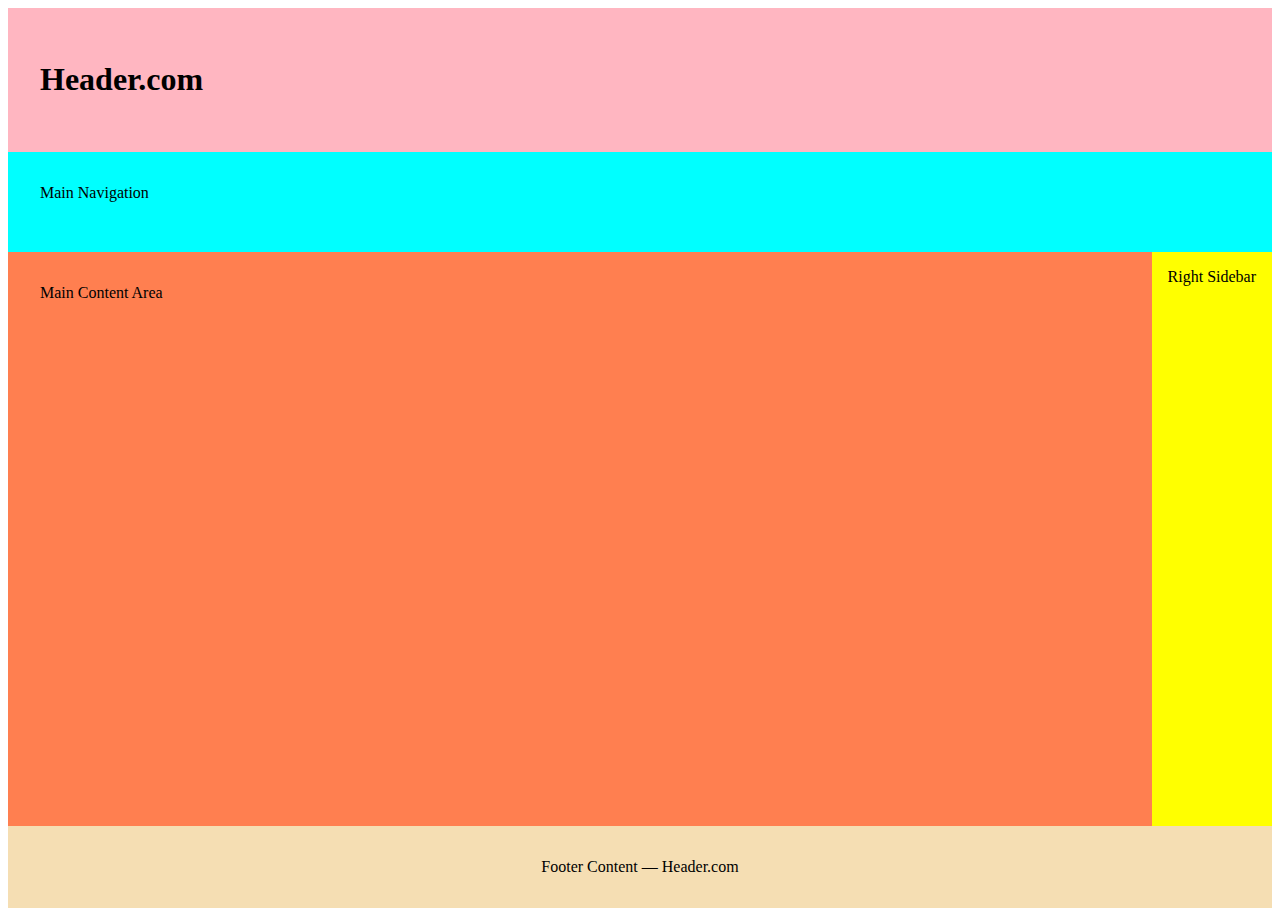
<file: week01/holygrail.html>
<!DOCTYPE html>
<html lang="en">
  <head>
    <meta charset="UTF-8" >
    <meta name="viewport" content="width=device-width, initial-scale=1.0" >
    <title>Week 1 - Kevin Morales</title>
    <link rel="stylesheet" href="styles/holygrail.css" >
  </head>
  <body>
    <header>
      <h1 contenteditable>Header.com</h1>
    </header>
    <nav> Main Navigation</nav>
    <div class="left-sidebar" contenteditable>Left Sidebar</div>
    <main contenteditable>Main Content Area</main>
    <div class="right-sidebar" contenteditable>Right Sidebar</div>
    <footer contenteditable>Footer Content — Header.com</footer>
  </body>
</html>
</file>
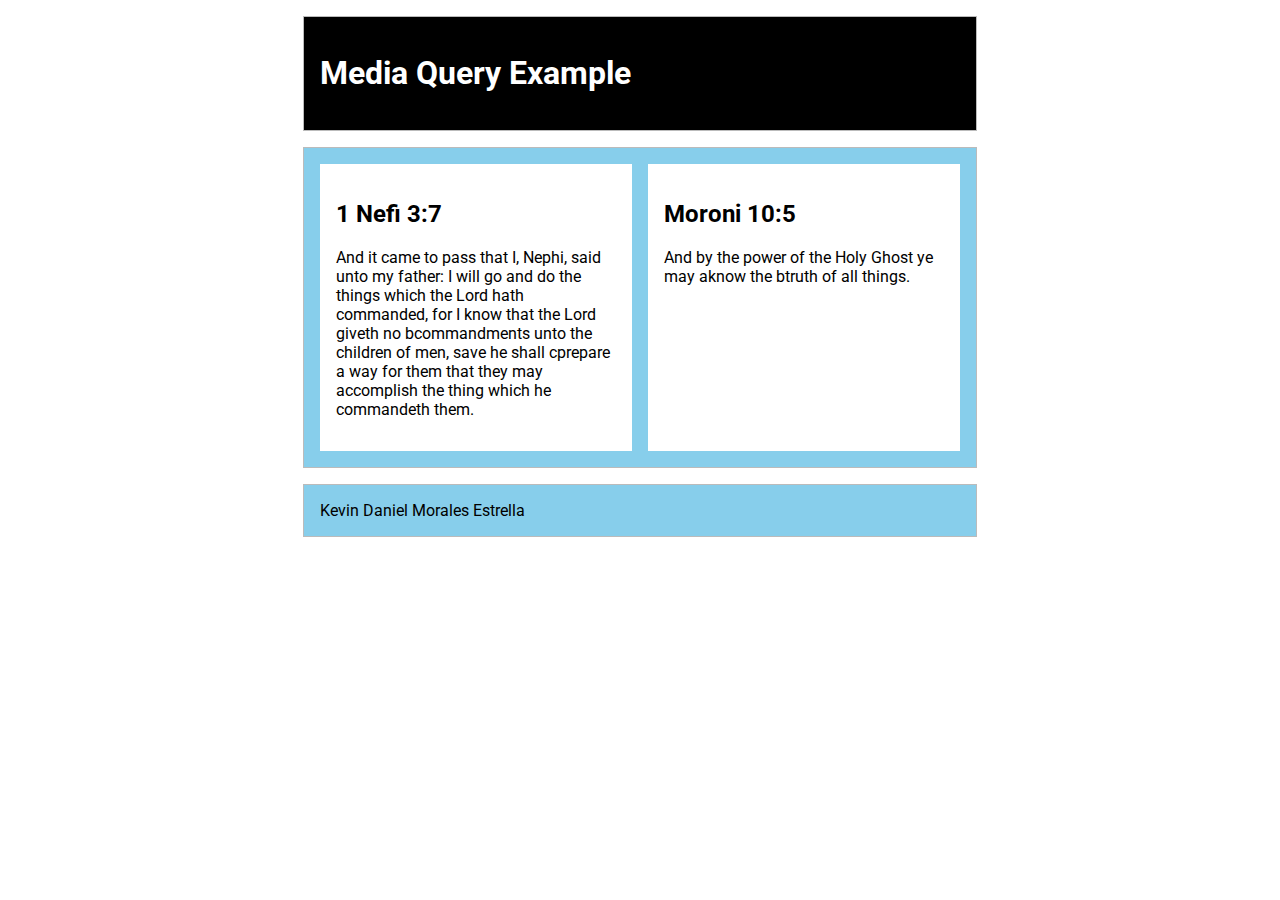
<file: week01/media-query.html>
<!DOCTYPE html>
<html lang="en">
  <head>
    <meta charset="UTF-8" >
    <meta name="viewport" content="width=device-width, initial-scale=1.0" >
    <title>WDD 230 - Media Query Example</title>
    <meta name="description" content="Media query lerning activity" >
    <meta name="author" content="Kevin Daniel Morales Estrella" >
    <link rel="preconnect" href="https://fonts.googleapis.com" >
    <link rel="preconnect" href="https://fonts.gstatic.com" crossorigin >
    <link
      href="https://fonts.googleapis.com/css2?family=Pacifico&family=Roboto:ital,wght@0,100;0,400;0,500;0,700;1,300&family=Zeyada&display=swap"
      rel="stylesheet"
    >
    <link rel="stylesheet" href="styles/media-query.css" >
    <link rel="stylesheet" href="styles/media-query-large.css" >
  </head>
  <body>
    <header>
      <h1>Media Query Example</h1>
    </header>
    <main>
      <section>
        <h2>1 Nefi 3:7</h2>
        <p>
          And it came to pass that I, Nephi, said unto my father: I will go and
          do the things which the Lord hath commanded, for I know that the Lord
          giveth no bcommandments unto the children of men, save he shall
          cprepare a way for them that they may accomplish the thing which he
          commandeth them.
        </p>
      </section>
      <section>
        <h2>Moroni 10:5</h2>
        <p>
          And by the power of the Holy Ghost ye may aknow the btruth of all
          things.
        </p>
      </section>
    </main>
    <footer>Kevin Daniel Morales Estrella</footer>
  </body>
</html>
</file>
<file: styles/base.css>
:root {
    --primary-color :  white;
    --secondary-color: #5E4955;
    --back-color: #C6DDF0;
    --dark-color: black;
}
:root .night{
  --primary-color :  white;
  --secondary-color: #5E4955;
  --back-color: #C6DDF0;
  --dark-color: black;
}
body {
    background-color: var(--back-color);
    font-family: 'Roboto Condensed';
  }
  h1, h2, h3 {
    font-family: 'Agbalumo' ;
  }
  img {
    width: 100%;
    height: auto;
  }
nav {
  display: flex;
  justify-content: center;
  background-color: var(--secondary-color);
}
nav ul {
  display: flex;
  flex-direction: row;
 align-items: stretch;
}
nav li {
  list-style-type: none;
  padding: 1rem;
  color: var(--primary-color);
}
nav li a {
  color: var(--primary-color);
  text-decoration: none;
}
section ul li {
  list-style-type: none;
}
section ul li a {
  color: var(--dark-color);
  text-decoration: none;
  font-weight: bold;
}
nav li:hover {
  background-color: var(--secondary-color);
}
header {
  display: flex;
  flex-direction: row;
  align-items: center;
  justify-content: center;
  margin-top: 10px;
  background-color: var(--primary-color);
}

#logo {
  width: 90px;
  height: auto;
  padding: 10px;
  padding-right: 50px;
  object-fit: cover;
}
main {
  display: grid;
  grid-template: 120px 1fr / 1fr 1fr;
  margin-bottom: 60px;
  width: 80%;
 margin: 0 auto;
 margin-top: 500px;
 padding: 10px;
 border-radius: 10px;
}
main h2 {
  grid-column: 1/3;
  grid-row: 1/2;
  margin: 0 auto;
  margin-top: 40px;
  margin-bottom: 0px;
  border-bottom: 1px solid var(--dark-color);
  font-size: 2rem;
  text-align: left;
}
.card {
  border-radius: 10px;
  border: 1px solid var(--dark-color);
  padding: 0px;
  margin: 10px;
  box-shadow: 0 0 15px var(--dark-color);
}
.card p {
    padding: 10px;
}
.card h3 {
    text-align: center;
}
#card1 {
    grid-column: 1/2;
    grid-row: 2/3;
}
#card2 {
    grid-column: 2/3;
    grid-row: 2/3;
}

section h3 {
    background-color: var(--primary-color);
    width: 100%;
    height: 60px;
    margin-top: 0;
    margin-left: 0;
    margin-right: 0;
    border-top-right-radius: 10px;
    border-top-left-radius: 10px;
    padding-top: 10px;
    font-size: 1.5rem;

}
section {
    background-color: var(--back-color);
}
footer {
  display: flex;
  justify-content: center;
  flex-direction: column;
  align-items: center;
  background-color: var(--primary-color);
  color: var(--secondary-color);
}
#menu {
	font-size: 1.5rem;
	border: 0;
	background: none;
	color: #000;
	position: absolute;
	top: 1rem;
	right: 1rem;
  display: none;
}

#menu::before {
	content: "☰";
}

#menu.open::before {
	content: "❎";
}

.open ul {
  display: block;
}
.herolabel.open {
  display: none;
}

#darkMode {
	display: flex;
  margin: 0 auto;
  justify-content: center;
  font-size: 20px;
}

/* hero box */
.hero {
	margin: 10px auto;
	position: relative;
	border: 1px solid rgba(0,0,0,.1);
	height: 10px;
  z-index: -1;
  margin-bottom: 10px;
}
.herolabel {
	position: absolute;
	top: 300px;
	left: 300px;
	background: black;
	border: 1px solid rgba(0,0,0,.75);
	padding: 1.5rem;
	box-shadow: 0 0 3rem #fff;
	opacity: 0.75;
	/* Buenas */
}
.herolabel p {
  color: white;
}
/* map */
.map {
  display: flex;
  justify-content: center;
  margin-bottom: 10px;
}
#main-title{
  text-shadow: 
        -1px -1px 0 white, 
         1px -1px 0 white,
        -1px  1px 0 white,
         1px  1px 0 white; 
}
</file>
<file: styles/larger.css>
@media screen and (max-width: 500px) {
  nav ul {
    flex-direction: column;
    display: none;
  }
  
  main h2 {
    font-size: 1.3rem;
    text-align: center;
  }
  main { 
    grid-template: 110px 1fr / 1fr 1fr;

  }
  #card1 {
    grid-column: 1/3;
    grid-row: 2/3;
}
#card2 {
    grid-column: 1/3;
    grid-row: 3/4;
}
#menu {
  display: block;
}
main{
  margin-top: 100px;
}
.hero {
	margin-top: 10px;
  margin-bottom: 10px;
}
.herolabel {
	position: absolute;
	top: 200px;
	left: 0px;
	
	/* Buenas */
}
.herolabel p {
  color: white;
}
img {

  object-fit: cover;
}
header h1 {

  font-size: 30px;
}
}
</file>
<file: chamber/styles/base.css>
@import url("https://fonts.googleapis.com/css2?family=Merienda:wght@400;700&family=Open+Sans:ital,wght@0,300;1,300&display=swap");
:root {
  /* change the values below to your colors from your palette */
  --primary-color: #c1272d;
  --secondary-color: #333d8d;
  --terceary-color: #31a8df;
  --accent1-color: #ffffff;
  --accent2-color: #000000;

  /* change the values below to your chosen font(s) */
  --heading-font: "Merienda", "Times New Roman";
  --paragraph-font: Lato, Helvetica, sans-serif;

  /* these colors below should be chosen from among your palette colors above */
  --headline-color-on-white: var(
    --primary-color
  ); /* headlines on a white background */
  --headline-color-on-color: var(
    --accent1-color
  ); /* headlines on a colored background */
  --paragraph-color-on-white: var(
    --accent2-color
  ); /* paragraph text on a white background */
  --paragraph-color-on-color: var(
    --accent1-color
  ); /* paragraph text on a colored background */
  --paragraph-background-color: var(--primary-color);
  --nav-link-color: var(--accent1-color);
  --nav-background-color: var(--secondary-color);
  --nav-hover-link-color: var(--accent1-color);
  --nav-hover-background-color: var(--primary-color);
}
body {
  background-color: #fcfbfb;
  font-family: Open Sans, Arial, sans-serif;
  font-size: 22px;
  margin: 0;
  padding: 0;
}
#content {
  max-width: 1600px;
  text-align: center;
  margin: 0 auto;
}
nav {
  display: flex;
  justify-content: space-around;
}
nav a {
  text-align: center;
  color: white;
  text-decoration: none;
  padding: 35px;
  margin: 0;
  text-shadow: 0 0 4px black;
}
.home-title {
  color: white;
  font-family: Merienda, "Times New Roman", Times, serif;
  font-size: 2em;
  margin-top: 140px;
  text-shadow: 0 0 4px black;
}
.home-subtitle {
  text-shadow: 0 0 4px black;
  width: 70%;
  margin: 0 auto;
  margin-bottom: 80px;
}
h4 {
  color: #00171f;
}
#hero-msg h1,
#hero-msg h4 {
  text-align: center;
}
.button-box {
  text-align: center;
}
main section {
  text-align: center;
}
.rivers-card,
.camping-card,
.rapids-card {
  margin: 200px 0;
}

#background {
  height: 725px;
  background-color: #00a7e1;
}

header {
  background-color: var(--accent2-color);
  display: grid;
  grid-template-columns: 150px auto;
  opacity: 1;
}
nav a:hover {
  background-color: black;
  color: #d9c2a3;
}
.logo {
  height: 70px;
  width: auto;
}
#logo_link {
  padding-top: 5px;
  justify-self: center;
  align-self: center;
}
#hero {
  display: grid;
  grid-template-columns: 1fr 3fr 1fr;
  margin-top: -100px;
}
#hero-box {
  grid-column: 1/4;
  grid-row: 1/3;
  z-index: -1;
}
#hero-img {
  width: 100%;
  height: auto;
}
#hero-msg {
  grid-column: 2/3;
  grid-row: 1/2;
  margin-top: 100px;
  z-index: 1;
}
#hero-msg h4 {
  color: white;
}

.msg {
  background-color: black;
  line-height: 1.5em;
  padding: 35px;
}
.book,
.join {
  background-color: var(--primary-color);
  color: var(--accent1-color);
  text-decoration: none;
  font-size: 20px;
  padding: 30px 60px;
  margin-top: 50px;
  border-radius: 20px;
  box-shadow: 1px 2px 2px 1px black;
  border: black 2px solid;
}
.book:hover,
.join:hover {
  color: var(--accent1-color);
  background-color: var(--terceary-color);
}
.msg h2 {
  color: #ffffff;
  font-family: Merienda, "Times New Roman", Times, serif;
}
.msg p {
  color: white;
  font-size: 0.8em;
  padding-bottom: 15px;
}
.icon {
  width: 80px;
  padding-top: 10px;
}

.card-img {
  border: 10px solid black;
  transition: transform 0.5s;
  box-shadow: 5px 5px 10px gray;
}
.card-img:hover {
  opacity: 0.6;
  transform: scale(1.1);
}
.card-img,
.mountains {
  width: 100%;
}
main section img {
  box-sizing: border-box;
}

.home-grid {
  display: grid;
  grid-template-columns: 1fr 1fr 1fr 1fr 1fr 1fr 1fr 1fr 1fr 1fr;
}
.rivers-card {
  grid-column: 2/4;
  grid-row: 2/3;
}

.camping-card {
  grid-column: 5/7;
  grid-row: 2/3;
}

.rapids-card {
  grid-column: 8/10;
  grid-row: 2/3;
}

#background {
  grid-column: 1/11;
  grid-row: 4/9;
}

.mountains {
  width: 100%;
  grid-column: 2/7;
  grid-row: 5/8;
  box-shadow: 5px 5px 10px gray;
}

.msg {
  background-color: #00171f;
  padding: 35px;
  grid-column: 6/10;
  grid-row: 6/7;
  box-shadow: 5px 5px 10px gray;
}

footer {
  background-color: black;
  color: white;
  padding: 25px 50px;
  margin-top: 200px;
  display: flex;
  justify-content: space-around;
  align-items: center;
}
footer a {
  color: white;
  text-decoration: none;
}
footer a:hover {
  color: pink;
}
footer p {
  font-size: 1.2em;
}
footer p a:hover {
  text-decoration: underline;
}
footer .social img {
  padding-top: 15px;
}

/*
New blocks
*/
.content-home {
  max-width: 1500px;
  width: 70%;
  margin: 0 auto;
}
.info-block {
  display: grid;
  margin: 0 auto;
}
.info-title {
  grid-column: 1/11;
  grid-row: 1/2;
  text-align: center;
  font-family: Merienda, "Times New Roman", Times, serif;
  font-size: 2em;
  text-shadow: 0 0 4px var(--primary-color);
  color: var(--accent2-color);
}
.info-descrip {
  grid-column: 6/10;
  grid-row: 2/6;
  font-size: 16px;
  padding: 50px;
  font-family: Open Sans, "Times New Roman", Times, serif;
}
.info-picture1 {
  grid-column: 1/5;
  grid-row: 2/11;
  /* background-color: var(--terceary-color);  */
  padding: 30px;
  border-radius: 10px;
}
.info-picture2 {
  grid-column: 6/10;
  grid-row: 6/11;
  /* background-color: var(--primary-color);  */
  padding: 30px;
  border-radius: 10px;
}
.long-img {
  width: 100%;
  height: 100%;
  border-radius: 15px;
}
.short-img {
  width: 100%;
  height: 100%;
  border-radius: 15px;
}
/* mirror effect */
.info-descrip-mirror {
  grid-column: 2/6;
  grid-row: 2/6;
  font-size: 16px;
  padding: 50px;
}
.info-picture1-mirror {
  grid-column: 6/11;
  grid-row: 2/11;
  /* background-color: var(--terceary-color);  */
  padding: 30px;
  border-radius: 10px;
}
.info-picture2-mirror {
  grid-column: 2/6;
  grid-row: 6/11;
  /* background-color: var(--primary-color);  */
  padding: 30px;
  border-radius: 10px;
}

/*
Cards structure
*/
.card-block {
  display: grid;
  margin: 0 auto;
}
.info-title-card {
  grid-column: 1/14;
  grid-row: 1/2;
  text-align: center;
  font-family: Merienda, "Times New Roman", Times, serif;
  font-size: 2em;
  text-shadow: 0 0 4px black;
  color: white;
}
.line-block {
  background-color: var(--secondary-color);
  height: 50%;
  width: 100%;
  border-radius: 10px;
  grid-column: 1/7;
  grid-row: 2/3;
  align-self: center;
}
.info-descrip-1 {
  grid-column: 1/6;
  grid-row: 3/4;
  font-size: 14px;

  font-family: Open Sans, "Times New Roman", Times, serif;
  /* background-color: blue; */
  width: 70%;

  margin: 0 auto;
}
.country-title {
  grid-column: 7/14;
  grid-row: 2/3;
  text-align: center;
  align-self: center;
  font-family: Merienda, "Times New Roman", Times, serif;
  font-size: 2em;
  text-shadow: 0 0 4px black;
  color: white;
  z-index: 2;
  /* background-color: red; */
}
.info-descrip-2 {
  grid-column: 7/14;
  grid-row: 13/14;
  font-size: 16px;
  /* background-color: pink;  */
  font-size: 14px;
  width: 70%;

  margin: 0 auto;
}
.info-picture-1 {
  grid-column: 7/14;
  grid-row: 3/13;
  /* background-color: var(--terceary-color);   */
  padding: 30px;
  border-radius: 10px;
}
.info-picture-2 {
  grid-column: 1/7;
  grid-row: 4/14;
  /* background-color: black;   */
  padding: 30px;
  border-radius: 10px;
}
/*
Cards structure mirror
*/

.line-block-mirror {
  background-color: var(--secondary-color);
  height: 50%;
  width: 100%;
  border-radius: 10px;
  grid-column: 7/14;
  grid-row: 2/3;
  align-self: center;
}
.info-descrip-1-mirror {
  grid-column: 6/14;
  grid-row: 3/4;
  font-size: 14px;
  font-family: Open Sans, "Times New Roman", Times, serif;
  /* background-color: blue; */
  width: 70%;

  margin: 0 auto;
}
.country-title-mirror {
  grid-column: 1/7;
  grid-row: 2/3;
  text-align: center;
  align-self: center;
  font-family: Merienda, "Times New Roman", Times, serif;
  font-size: 2em;
  text-shadow: 0 0 4px black;
  color: white;
  z-index: 2;
  /* background-color: red; */
}
.info-descrip-2-mirror {
  grid-column: 1/7;
  grid-row: 13/14;
  font-size: 16px;
  /* background-color: pink;  */
  font-size: 14px;
  width: 70%;

  margin: 0 auto;
}
.info-picture-1-mirror {
  grid-column: 1/7;
  grid-row: 3/13;
  /* background-color: var(--terceary-color);   */
  padding: 30px;
  border-radius: 10px;
}
.info-picture-2-mirror {
  grid-column: 7/14;
  grid-row: 4/14;
  /* background-color: black;   */
  padding: 30px;
  border-radius: 10px;
}

/*
Prices block
*/

.prices-block {
  display: flex;
  flex-direction: row;
  justify-content: center;
}
.combo1,
.combo2,
.combo3 {
  height: 700px;
  width: 40%;
  margin: 40px;
  border-radius: 10px;
  text-decoration: none;
}
.combo1 p,
.combo2 p {
  color: var(--accent2-color);
  padding: 10px;
}
.combo1 {
  background-color: var(--terceary-color);
}
.combo2 {
  background-color: var(--terceary-color);
}

.combo-text {
  align-self: center;
  vertical-align: bottom;
  line-height: 300px;
}
.combo-text2 {
  align-self: center;
  vertical-align: bottom;
}

.info-title2 {
  text-align: center;
  font-family: Merienda, "Times New Roman", Times, serif;
  font-size: 1.5em;
  text-shadow: 0 0 4px black;
  color: white;
  margin: 0;
}
.info-title3 {
  text-align: center;
  font-family: Merienda, "Times New Roman", Times, serif;
  font-size: 0.7em;
  text-shadow: 0 0 4px black;
  color: white;
  margin: 0;
}
.fix-height {
  margin-top: 120px;
}
/*
footer life
*/
.footer-life {
  display: flex;
  flex-direction: row;
  background-color: var(--terceary-color);
  height: fit-content;
  vertical-align: middle;
}
.icon-social {
  width: 100px;
}
.footer-text {
  font-size: 14px;
  line-height: 10px;
}
.footer-copy {
  font-weight: bolder;
  font-size: 20px;
  line-height: 5px;
  font-family: Merienda;
  margin-top: 20px;
}

/* weather */
.weather {
  margin: 0 auto;
  border: black 2px solid;
  border-radius: 12px;
  padding: 10px;
  width: 50%;
}
.weather-card {
  padding: 10px;
}

#menu {
  font-size: 1.5rem;
  border: 0;
  background: none;
  color: var(--accent1-color);
  position: absolute;
  top: 1rem;
  right: 1rem;
  display: none;
}

#menu::before {
  content: "☰";
}

#menu.open::before {
  content: "❎";
}

.navigation.open {
  display: flex;
}

/* Side Bar */
.content-sidebar {
  max-width: 1500px;
  width: 90%;
  margin: 0 auto;
  background-color: var(--terceary-color);
  border-radius: 20px;
  padding: 10px;
  display: grid;
  gap: 10px;
  grid-template-columns: 1fr 2fr;
  
}
.images-block {
  grid-column: 2/3;
  grid-row: 1/7;
  display: flex;
  flex-direction: column;
}
.sidebar1 {
  grid-column: 1/2;
  grid-row: 1/2;
}
.sidebar2 {
  grid-column: 1/2;
  grid-row: 2/3;
}
.sidebar3 {
  grid-column: 1/2;
  grid-row: 3/4;
}
.sidebar4 {
  grid-column: 1/2;
  grid-row: 4/5;
}
.sidebar5 {
  grid-column: 1/2;
  grid-row: 5/6;
}
.sidebar6 {
  grid-column: 1/2;
  grid-row: 6/7;
}
.hover:hover {
  box-shadow: 0 0 50px #333;
}
iframe {
  width: 90%;
}
.hover {
  width: 95%;
  height: auto;
}

/* gridbox */
.grid-box{
  display: flex;
  flex-direction: row;
  flex-wrap: wrap;
}
.grid-card {
  background-color: var(--primary-color);
  margin: 10px;
  border-radius: 10px;
  padding: 10px;
  width: 300px;
}
.name-grid{
  color: var(--accent1-color);
  font-weight: bolder;
  font-family: var(--heading-font);
  font-size: 2rem;
}
.plan-grid{
  margin-top: 0px;
  margin-bottom: 2px;
  font-size: 1.2rem;
  font-family: var(--paragraph-font);
  text-decoration:underline;

}
.img-grid{
  width: 80%;
  height: auto;
  border-radius: 10px;
}
.telephone-grid{
  font-size: 1.1rem;
}
.address-grid{
  font-size: 1rem;
}
.email-grid{
  font-size: 0.8rem;
}
.website-grid{
  font-size: 0.8rem;
  color: var(--accent1-color);
}
/* List grid */
.list-box {
  display: flex;
  flex-direction: column;
  align-items: center;
}
.list-card {
  background-color: var(--terceary-color);
  margin: 10px;
  border-radius: 10px;
  padding: 10px;
  width: 400px;
}

.name-list{
  font-size: 1.2rem;
  font-family: var(--heading-font);
  color: var(--accent1-color);
}
.address-list{
  font-size: 0.6rem;
}
.telephone-list{
  font-size: 0.9rem;
}
.website-list{
  font-size: 0.8rem;
  color: var(--accent1-color);
}

.hidden {
  display: none;
}

/* buttons */
#grid, #list {
  background-color: var(--terceary-color);
  padding: 20px;
  border-radius: 10px;
  color: var(--accent1-color);
  font-weight: bold;
  font-size: 1.2rem;
}
.prediction {
 list-style-type: none;
}
.prediction-title {
  color: var(--terceary-color);
  font-weight: bolder;
  font-family: var(--heading-font);
  font-size: 2rem;
  text-shadow: 0 0 2px var(--accent2-color);
}

/* Banner */
#banner {
  height: 110px;
  background-color: var(--accent1-color);
  border: var(--terceary-color) 10px solid;
  display: none;
 
}
#banner h2 {
  font-family: var(--heading-font);
  font-size: 1.5rem;
}
#closeButton {

  top: 1px;
  background-color: var(--primary-color);
  color: var(--accent1-color);
  border: var(--accent2-color) 2px dashed;
  padding: 5px 10px;
  margin-bottom: 5px;
}
.grid-spotlight {
  display: flex;
  flex-direction: row;
  justify-content: center;
}
</file>
<file: chamber/styles/larger.css>
@media screen and (max-width: 900px) {
  #hero,
  .home-grid,
  .content-home {
    display: block;
    height: auto;
  }
  nav,
  footer {
    flex-direction: column;
  }
  #hero {
    margin-top: 0;
  }
  #hero-msg {
    margin-top: 0;
  }
  #hero-msg h4 {
    display: none;
  }
  .home-title {
    font-size: 25px;
    color: #6f7364;
  }

  .rivers-card,
  .camping-card,
  .rapids-card {
    margin: 50px auto;
    width: 60%;
  }
  #background {
    display: none;
  }
  .mountains,
  .msg {
    width: 80%;
    display: block;
    margin: 0 auto;
  }
  footer {
    margin-top: 25px;
  }
}

@media screen and (max-width: 500px) {
  #menu {
    display: block;
  }
  .navigation {
    display: none;
    padding: 15px;
  }
  #hero {
    display: grid;
    grid-template-columns: 1fr 1fr;
    margin-top: 0px;
  }
  #hero-box {
    grid-column: 1/3;
    grid-row: 1/2;
    z-index: -1;
  }
  #hero-img {
    width: 100%;
    height: auto;
  }
  #hero-msg {
    grid-column: 1/3;
    grid-row: 1/3;
    margin-top: -35px;
    z-index: 1;
  }
  #hero-msg h4 {
    color: white;
  }
  .home-title {
    color: var(--accent1-color);
  }

  .msg {
    background-color: black;
    line-height: 1.5em;
    padding: 35px;
  }
  .book,
  .join {
    font-size: 15px;
    padding: 15px 30px;
    border-radius: 10px;
  }

  .content-home {
    width: 95%;
  }
  .info-block {
    display: flex;
    flex-direction: column;
    margin: 0 auto;
  }
  .info-title {
    font-size: 1.8rem;
  }
  .events {
    color: var(--accent2-color);
    font-size: 2.5rem;
  }
  .prices-block {
    flex-direction: column;
    margin: 0 auto;
    width: 95%;
    justify-content: center;
    align-items: center;
    align-content: center;
  }
  .combo1,
  .combo2,
  .combo3 {
    height: 500px;
    width: 95%;
    margin: 10px;
    border-radius: 10px;
    padding: 10px;
  }
  .combo1 p,
  .combo2 p {
    color: var(--accent2-color);
    font-size: 1.3rem;
  }
  .footer-life {
    display: flex;
    flex-direction: column;
  }
  .footer-text {
    font-size: 1rem;
    margin-bottom: 5px;
  }
  .footer-copy {
    font-size: 1.2rem;
    line-height: 25px;
  }
  .content-sidebar {
    display: flex;
    flex-direction: column;
  }
  /* gridbox */
.grid-box{
  display: flex;
  flex-direction: column;
  flex-wrap: wrap;
}
.grid-card {
  margin: 0 auto;
  margin-top: 10px;
  width: 90%;
}
/* List grid */
.list-box {
  display: flex;
  flex-direction: column;
  align-items: center;
}
.list-card {
  margin: 0 auto;
  margin-top: 10px;
  padding: 5px;
  width: 85%;
}
.hidden {
  display: none;
}
#banner {
  height: 140px;
  background-color: var(--accent1-color);
  border: var(--terceary-color) 8px solid;
}
#banner h2 {
  font-size: 1rem;
}
.grid-spotlight {
  flex-direction: column;
}
}
</file>
<file: styles/form.css>
:root {
    --primary-color :  white;
    --secondary-color: #5E4955;
    --back-color: #C6DDF0;
    --dark-color: black;
}
#newForm{
    display: flex;
    flex-direction: column;
    width: 50%;
    margin: 0 auto;
}

.form-group {
    margin-bottom: 15px;
    text-align: center;
}
.form-group button {
    background-color: var(--dark-color);
    color: var(--primary-color);
    font-weight: bold;
    border-radius: 10px;
    width: 50%;

}
label {
    display: block;
    margin-bottom: 5px;
}
input, button {
    width: 100%;
    padding: 10px;
    margin-top: 5px;
}
label {
    color: var(--dark-color);
    font-weight: bolder;
}
#greeting {
    text-align: center;
    font-size: 1.2rem;

}
.label-received {
    font-size: 1.5rem;
    font-weight: bold;
    text-align: center;
}
#username, #email, #page_rating {
    font-weight: 400;
    font-size: 1.2rem;
}
main{
    margin-top: 200px;
  }
#menu{
   
   left: 160px;
}
img {
    width: 100%;
    height: auto;
}

  @media screen and (max-width: 500px) {
    main{
        margin-top: 100px;
      } 
  }
</file>
<file: chamber/styles/form.css>
:root {
    /* change the values below to your colors from your palette */
    --primary-color: #c1272d;
    --secondary-color: #333d8d;
    --terceary-color: #31a8df;
    --accent1-color: #ffffff;
    --accent2-color: #000000;
}  
#newForm{
    display: flex;
    flex-direction: column;
    width: 50%;
    margin: 0 auto;
}

.form-group {
    margin-bottom: 15px;
    text-align: center;
}
#sendButton {
    background-color: black;
    color: white;
    font-weight: bold;
    border-radius: 10px;
    width: 50%;

}
label {
    display: block;
    margin-bottom: 5px;
}
input, #sendButton {
    width: 100%;
    padding: 10px;
    margin-top: 5px;
}
label {
    color: var(--dark-color);
    font-weight: bolder;
}
#greeting {
    text-align: center;
    font-size: 1.2rem;

}
.label-received {
    font-size: 1.5rem;
    font-weight: bold;
    text-align: center;
}
#username, #email, #page_rating {
    font-weight: 400;
    font-size: 1.2rem;
}
main{
    margin-top: 200px;
  }
#menu{
   color: white;
   left: 160px;
}
img {
    width: 100%;
    height: auto;
}
.form_block{
    display: grid;
    grid-template-columns: 1fr 2fr;
    flex-direction: row;
    justify-content: center;
}
.newButton {
    background-color: var(--accent2-color);
    border: white solid 2px;
}
.home-subtitle{
    text-shadow: 
                -1px -1px 0 var(--accent2-color),  
                1px -1px 0 var(--accent2-color),
                -1px 1px 0 var(--accent2-color),
                1px 1px 0 var(--accent2-color); 
}
.navigation {
    background-color: var(--accent2-color);
}
header {
    background-color: var(--accent2-color);
    opacity: 1;
}
#hero-img {
    opacity: 0.9;
}
  @media screen and (max-width: 500px) {
    main{
        margin-top: 100px;
      } 
      #menu{
        color: white;
        left: 300px;
     }
  }
</file>
<file: chamber/styles/join.css>
@import url("https://fonts.googleapis.com/css2?family=Merienda:wght@400;700&family=Open+Sans:ital,wght@0,300;1,300&display=swap");
:root {
  /* change the values below to your colors from your palette */
  --primary-color: #c1272d;
  --secondary-color: #333d8d;
  --terceary-color: #31a8df;
  --accent1-color: #ffffff;
  --accent2-color: #000000;

  /* change the values below to your chosen font(s) */
  --heading-font: "Merienda", "Times New Roman";
  --paragraph-font: Lato, Helvetica, sans-serif;

  /* these colors below should be chosen from among your palette colors above */
  --headline-color-on-white: var(
    --primary-color
  ); /* headlines on a white background */
  --headline-color-on-color: var(
    --accent1-color
  ); /* headlines on a colored background */
  --paragraph-color-on-white: var(
    --accent2-color
  ); /* paragraph text on a white background */
  --paragraph-color-on-color: var(
    --accent1-color
  ); /* paragraph text on a colored background */
  --paragraph-background-color: var(--primary-color);
  --nav-link-color: var(--accent1-color);
  --nav-background-color: var(--secondary-color);
  --nav-hover-link-color: var(--accent1-color);
  --nav-hover-background-color: var(--primary-color);
}
.membership_block {
  background-color: var(--primary-color);
  padding: 10px;
  border-radius: 10px;
  width: 100%;
  margin: 20px;
}
.membership_block h2 {
    font-family: var(--heading-font);
    font-weight: bolder;
    font-size: 1.6rem;
}
.membership_block h3 {
    font-family: var(--paragraph-font);
    font-weight: bolder;
    font-size: 1.4rem;
}
.membership_block p {
    font-family: var(--paragraph-font);
    font-weight: 400;
    font-size: 1.1rem;
}
.card {
    background-color: var(--terceary-color);
    margin: 100px;
    border-radius: 10px;
    height: fit-content;
    padding-top: 20px;
    padding-bottom: 20px;
}
.info-title-responsive {
    display: none;
}
.mainTitle1 {
    font-weight: bolder;
    font-family: var(--heading-font);
    font-size: 2.5rem;
    color: var(--accent1-color);
    text-shadow: 
                1px 1px 0px var(--accent2-color), 
                -1px -1px 0px var(--accent2-color), 
                -1px 1px 0px var(--accent2-color), 
                1px -1px 0px var(--accent2-color),
                1px 0px 0px var(--accent2-color), 
                -1px 0px 0px var(--accent2-color), 
                0px 1px 0px var(--accent2-color), 
                0px -1px 0px var(--accent2-color);
}
label {
    color: var(--accent2-color);
    font-family: var(--paragraph-font);
}
#newForm {
    width: 65%;
}
@media screen and (max-width: 500px) {
    main{
        margin-top: 100px;
      } 
    .form_block {
        display: flex;
        flex-direction: column-reverse;
        width: 95%;
        justify-content: center;
        margin: 0 auto;
    }
    .card{
        width: 90%;
       align-self: center;
    }
    .membership_block {
        background-color: var(--primary-color);
        padding: 10px;
        border-radius: 10px;
        width: 95%;
        margin: 0px;
        margin-top: 10px;
      }
    .info-title {
        display: none;
    }
    .info-title-responsive {
        display: block;
        font-size: 2rem;
        font-family: var(--heading-font);
    }
    #newForm {
        width: 75%;
    }

  }
</file>
<file: week01/styles/chamber-base.css>
:root {
    --primary-color : #DFF8EB;
    --secondary-color: #214E34;
    --back-color: #364156;
    --white-color: #CDCDCD ;
    --dark-color: #011638;
    --font-main: 'Pacifico';
    --font-body:'Dancing Script';
}
body {
    display: flex;
    flex-direction: column;
    width: 60%;
    text-align: center;
    justify-content: center;
    margin: 0 auto;
    background-color: var(--back-color);
    font-family: var(--font-body);
    font-size: 16px;
}
h1, h2 {
    font-family: var(--font-main);
    font-weight: bolder;
    font-size: 2rem;
    color: var(--primary-color);
}
header {
    display: flex;
    flex-direction: row;
    justify-content: center;
    align-items: center;
}
header img {
    margin-right: 30px;
    width: 70px;
}

ul {
    display: flex;
    flex-direction: row;
    justify-content: center;
    align-items:center;
}
ul li {
   flex: 1;
   list-style: none;
   font-size: 1.5rem;
}
nav {
    background-color: var(--primary-color);
}
div {
    background-color: var(--white-color);

    padding: 20px;
    border-radius: 20px;
    margin-top: 10px;
    margin-bottom: 10px;
}
table {
    margin: 0 auto;
    padding-top: 20px;
    padding-bottom: 20px;
    background-color: var(--secondary-color);
    color: var(--white-color);
    padding-left: 30px;
    padding-right: 30px;
}
table, th, td {
    border: 1px solid var(--white-color);
}
th {
    background-color: var(--white-color);
    color: var(--dark-color);
}
th, td {
    width: 70px;
    padding: 10px;
}

#lastModified, #year, #author{
    color: var(--white-color);
}
</file>
<file: week01/styles/holygrail.css>
body {
    display: grid;
    height: 100vh;
    grid-template: auto 100px 1fr auto / 300px 1fr auto;
  }
  
  header {
    background: lightpink;
    padding: 2rem;
    grid-column: 1 / 4;
  }
  
  .left-sidebar {
    background: lightblue;
    grid-column: 1 / 2;
    display: none;
  }
  
  main {
    background: coral;
    grid-column: 1 / 3;
    padding: 2rem;
  }
  nav {
    background-color: aqua;
    grid-column: 1/4;
    padding: 2rem;
  }
  
  .right-sidebar {
    background: yellow;
    grid-column: 3 / 4;
  }
  
  footer {
    background: wheat;
    padding: 2rem;
    text-align: center;
    grid-column: 1 / 4;
  }
  
  .left-sidebar,
  .right-sidebar {
    padding: 1rem;
  }
</file>
<file: week01/styles/media-query.css>
body {
    font-family: 'Roboto', sans-serif;
}
header, main, footer {
    max-width: 640px;
    margin: 1rem auto;
    border: 1px solid #bbb;
    padding: 1rem;
    background-color: skyblue;
}
main {
    display: grid;
    grid-template-columns: 1fr;
    gap: 1rem;
}
section {
    padding: 1rem;
    background-color: #fff;
}
</file>
<file: week01/styles/media-query-large.css>
@media screen and (min-width: 500px) {
    main {
        grid-template-columns:  1fr 1fr;
    }
    header {
        background-color: black;
        color: white;
    }
}
</file>
